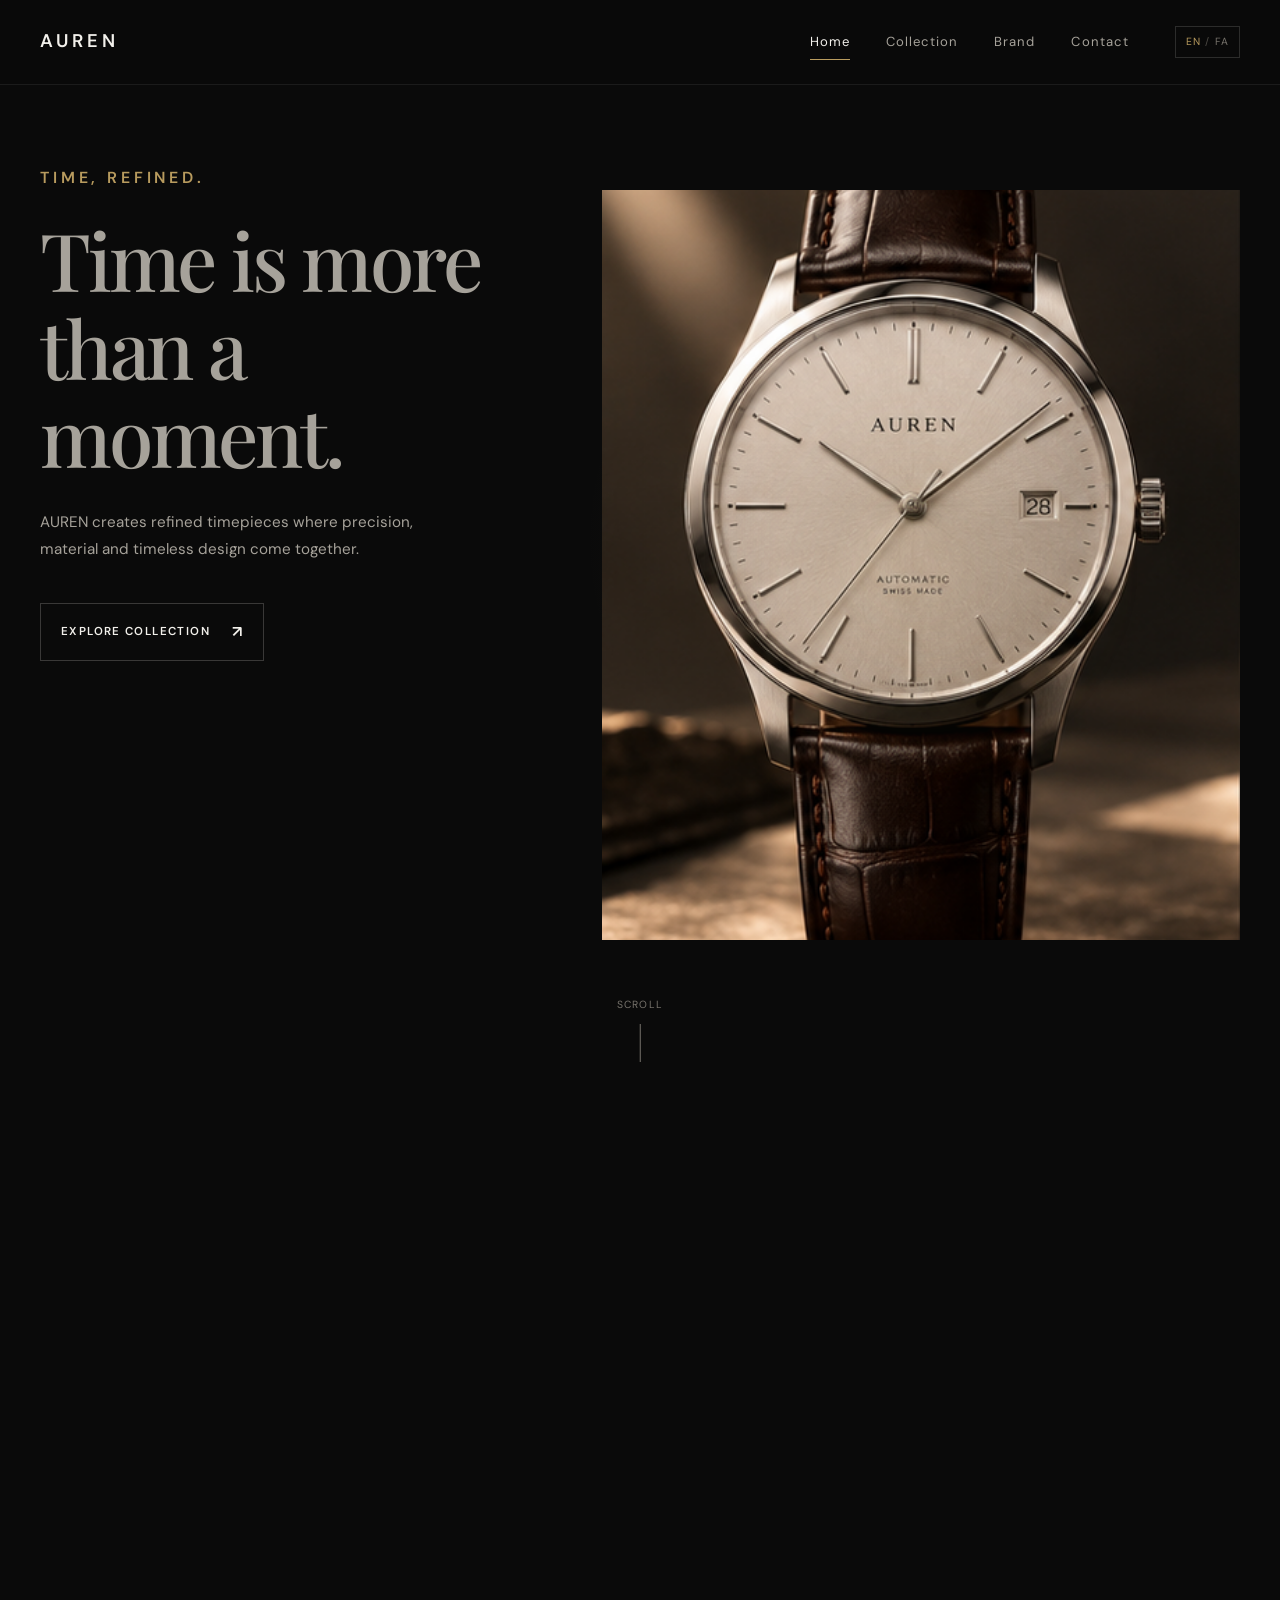
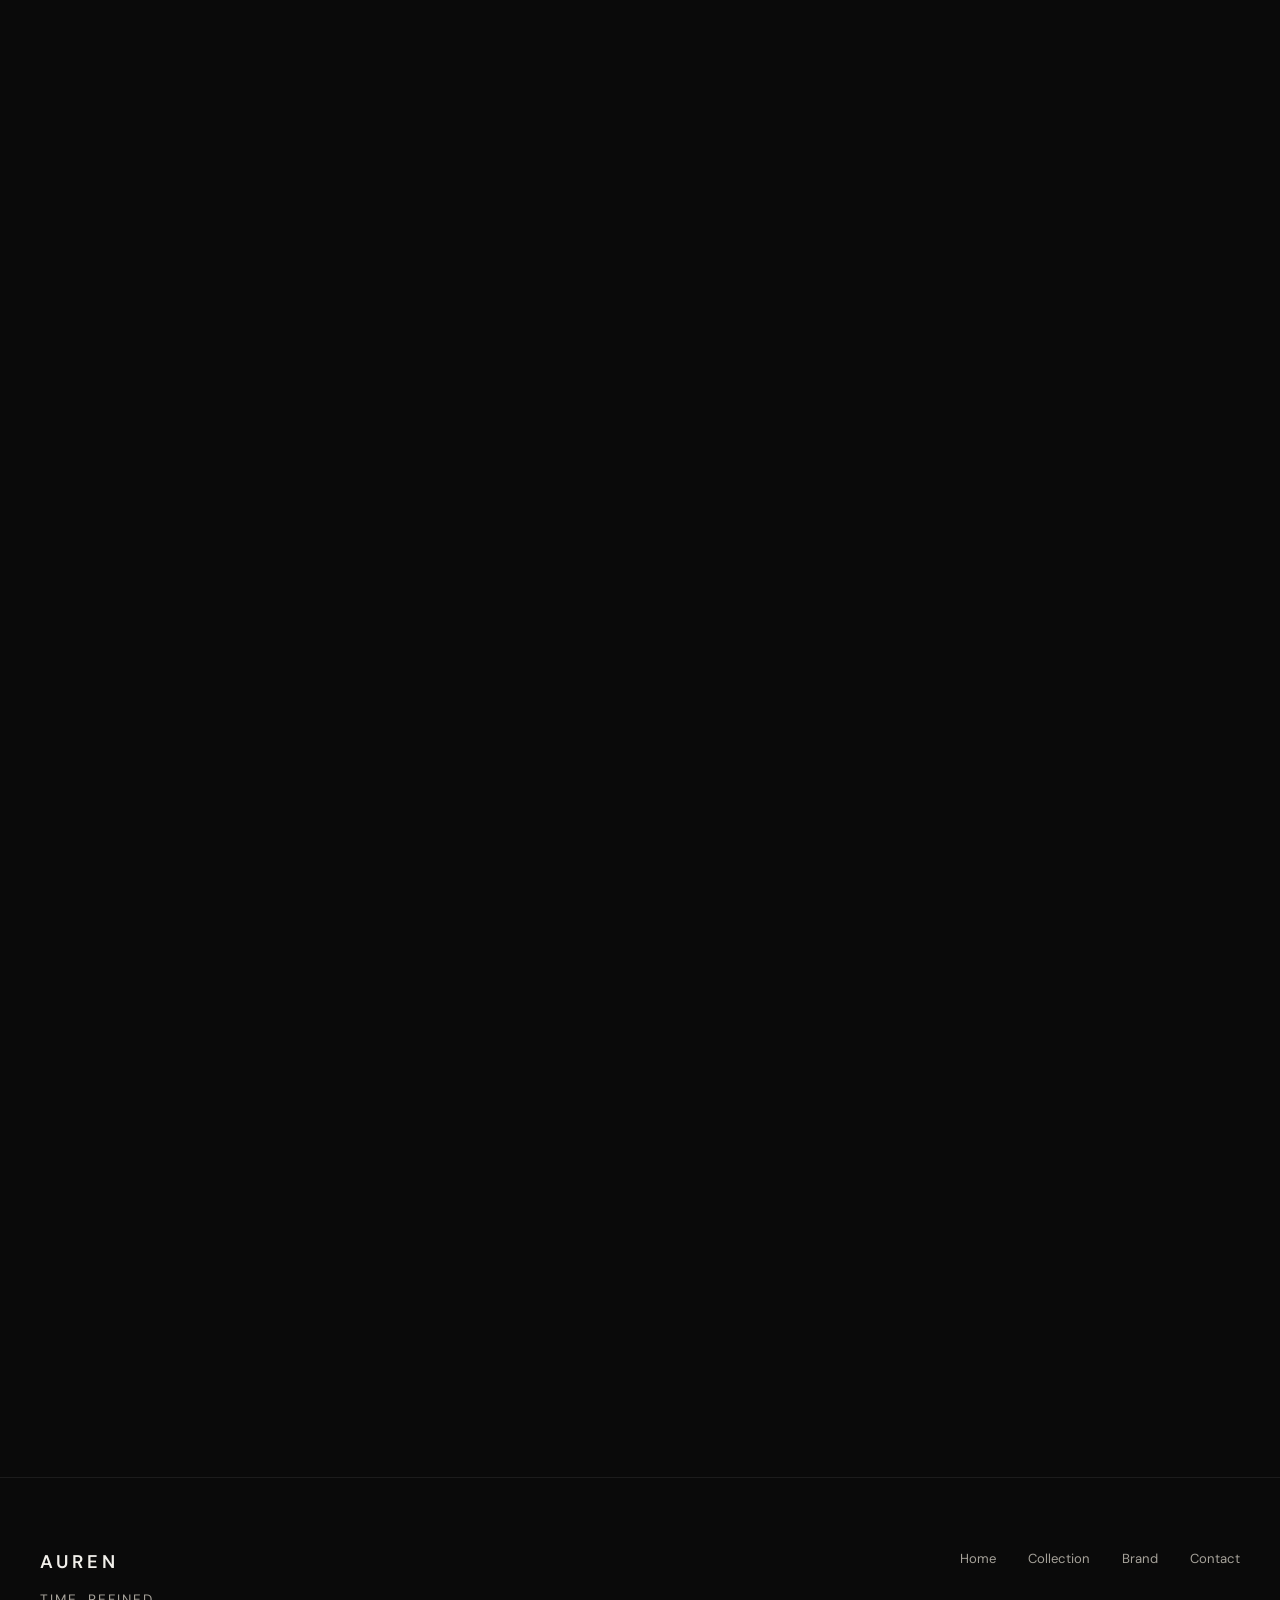
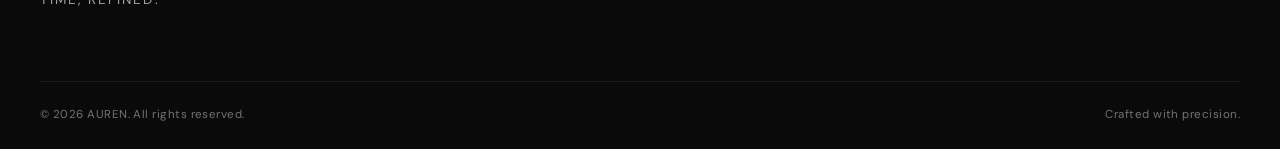
<file: index.html>
<!DOCTYPE html>
<html lang="en" dir="ltr">

<head>
    <meta charset="UTF-8">
    <meta name="viewport" content="width=device-width, initial-scale=1.0">

    <meta name="description"
        content="AUREN — refined timepieces crafted around precision, design and timeless character.">

    <title>AUREN — Time, Refined.</title>

    <!-- Fonts -->
    <link rel="preconnect" href="https://fonts.googleapis.com">
    <link rel="preconnect" href="https://fonts.gstatic.com" crossorigin>

    <link
        href="https://fonts.googleapis.com/css2?family=DM+Sans:wght@400;500;600&family=Playfair+Display:wght@400;500;600&family=Vazirmatn:wght@400;500;600;700&display=swap"
        rel="stylesheet">

    <!-- CSS -->
    <link rel="stylesheet" href="css/global.css">
    <link rel="stylesheet" href="css/home.css">
</head>

<body>

    <!-- =========================
                 Header
    ========================== -->
    <header class="header">
        <div class="container header__container">

            <a href="index.html" class="logo">
                AUREN
            </a>

            <nav class="nav">

                <a href="index.html" class="nav__link active" data-i18n="nav.home">
                    Home
                </a>

                <a href="./pages/collection.html" class="nav__link" data-i18n="nav.collection">
                    Collection
                </a>

                <a href="pages/brand.html" class="nav__link" data-i18n="nav.brand">
                    Brand
                </a>

                <a href="pages/contact.html" class="nav__link" data-i18n="nav.contact">
                    Contact
                </a>

                <button class="language-toggle" type="button" aria-label="Switch language">

                    <span class="language-toggle__active">
                        EN
                    </span>

                    <span class="language-toggle__divider">
                        /
                    </span>

                    <span>
                        FA
                    </span>

                </button>

            </nav>

            <button class="menu-toggle" type="button" aria-label="Open navigation menu" aria-expanded="false">

                <span></span>
                <span></span>

            </button>

        </div>
    </header>


    <!-- =========================
                  Main
    ========================== -->
    <main>

        <!-- =========================
                    Hero
        ========================== -->
        <section class="hero">

            <div class="hero__background"></div>

            <div class="container hero__container">

                <div class="hero__content">

                    <p class="hero__eyebrow" data-i18n="hero.eyebrow">
                        AUREN TIMEPIECES
                    </p>

                    <h1 class="hero__title">

                        <span data-i18n="hero.title">
                            Time,
                        </span>

                        <br>

                        <span data-i18n="hero.titleAccent">
                            Refined.
                        </span>

                    </h1>

                    <p class="hero__description" data-i18n="hero.description">
                        A study in precision, craftsmanship
                        and timeless design.
                    </p>

                    <a href="pages/collection.html" class="hero__button">

                        <span data-i18n="hero.button">
                            Explore Collection
                        </span>

                        <span class="hero__arrow">
                            ↗
                        </span>

                    </a>

                </div>


                <div class="hero__product">

                    <div class="hero__product-glow"></div>

                    <img src="assets/images/auren-01.png" alt="AUREN 01 The Classic" class="hero__watch-image"
                        width="500" height="1000">

                </div>

            </div>


            <div class="hero__scroll">

                <span data-i18n="hero.scroll">
                    Scroll to explore
                </span>

                <span class="hero__scroll-line"></span>

            </div>

        </section>


        <!-- =========================
             Brand Introduction
        ========================== -->
        <section class="brand-intro">

            <div class="container brand-intro__container">

                <div class="brand-intro__label">

                    <span>
                        01
                    </span>

                    <span data-i18n="brandIntro.label">
                        The Auren Philosophy
                    </span>

                </div>


                <div class="brand-intro__content">

                    <div class="brand-intro__heading">

                        <p class="section-eyebrow" data-i18n="brandIntro.eyebrow">
                            The Art Of Time
                        </p>

                        <h2>

                            <span data-i18n="brandIntro.title">
                                More than a watch.
                            </span>

                            <span data-i18n="brandIntro.titleAccent">
                                A lasting expression.
                            </span>

                        </h2>

                    </div>


                    <div class="brand-intro__text">

                        <p data-i18n="brandIntro.text1">
                            We believe time should be experienced,
                            not simply measured.
                        </p>

                        <p data-i18n="brandIntro.text2">
                            AUREN brings together considered design,
                            mechanical precision and enduring materials
                            to create timepieces made to be remembered.
                        </p>

                        <a href="pages/brand.html" class="text-link">

                            <span data-i18n="brandIntro.button">
                                Discover Our Philosophy
                            </span>

                            <span>
                                ↗
                            </span>

                        </a>

                    </div>

                </div>

            </div>

        </section>


        <!-- =========================
                Featured Watch
        ========================== -->
        <section class="featured-watch">

            <div class="container">

                <div class="featured-watch__header">

                    <div class="featured-watch__label">

                        <span>
                            02
                        </span>

                        <span data-i18n="featuredWatch.label">
                            Featured Timepiece
                        </span>

                    </div>

                    <p class="section-eyebrow">
                        AUREN 01
                    </p>

                </div>


                <div class="featured-watch__content">

                    <!-- Product Image -->
                    <div class="featured-watch__visual">

                        <div class="featured-watch__glow"></div>

                        <div class="featured-watch__image">

                            <img src="assets/images/auren-01.png" alt="AUREN 01 The Classic" width="457" height="1145"
                                loading="lazy">

                        </div>

                        <div class="featured-watch__image-caption">

                            <span>
                                01 / 03
                            </span>

                            <span data-i18n="featuredWatch.imageCaption">
                                THE CLASSIC
                            </span>

                        </div>

                    </div>


                    <!-- Product Information -->
                    <div class="featured-watch__info">

                        <p class="featured-watch__category" data-i18n="featuredWatch.category">
                            The Classic
                        </p>

                        <h2>
                            AUREN 01
                        </h2>

                        <p class="featured-watch__description" data-i18n="featuredWatch.description">
                            A timeless expression of mechanical precision,
                            designed around proportion, restraint and
                            enduring materials.
                        </p>


                        <div class="featured-watch__specs">

                            <div class="watch-spec">

                                <span data-i18n="featuredWatch.case">
                                    Case
                                </span>

                                <strong data-i18n="featuredWatch.caseValue">
                                    40mm
                                </strong>

                            </div>


                            <div class="watch-spec">

                                <span data-i18n="featuredWatch.movement">
                                    Movement
                                </span>

                                <strong data-i18n="featuredWatch.movementValue">
                                    Automatic
                                </strong>

                            </div>


                            <div class="watch-spec">

                                <span data-i18n="featuredWatch.crystal">
                                    Crystal
                                </span>

                                <strong data-i18n="featuredWatch.crystalValue">
                                    Sapphire
                                </strong>

                            </div>


                            <div class="watch-spec">

                                <span data-i18n="featuredWatch.strap">
                                    Strap
                                </span>

                                <strong data-i18n="featuredWatch.strapValue">
                                    Leather
                                </strong>

                            </div>

                        </div>


                        <a href="pages/collection.html" class="featured-watch__button">

                            <span data-i18n="featuredWatch.button">
                                Discover AUREN 01
                            </span>

                            <span>
                                ↗
                            </span>

                        </a>

                    </div>

                </div>

            </div>

        </section>


        <!-- =========================
                Craftsmanship
        ========================== -->
        <section class="craftsmanship">

            <div class="container craftsmanship__container">

                <div class="craftsmanship__header">

                    <div class="craftsmanship__label">

                        <span>
                            03
                        </span>

                        <span data-i18n="craftsmanship.label">
                            The Craftsmanship
                        </span>

                    </div>

                    <p class="section-eyebrow" data-i18n="craftsmanship.eyebrow">
                        Crafted By Hand
                    </p>

                </div>


                <div class="craftsmanship__content">

                    <div class="craftsmanship__visual">

                        <div class="craftsmanship__image">

                            <img src="assets/images/auren-03.png" alt="AUREN 03 craftsmanship" width="457" height="1145"
                                loading="lazy">

                        </div>

                        <div class="craftsmanship__number">
                            03
                        </div>

                    </div>


                    <div class="craftsmanship__info">

                        <p class="craftsmanship__category" data-i18n="craftsmanship.category">
                            Precision In Every Detail
                        </p>

                        <h2>

                            <span data-i18n="craftsmanship.title">
                                Made slowly.
                            </span>

                            <span data-i18n="craftsmanship.titleAccent">
                                Made to last.
                            </span>

                        </h2>

                        <p class="craftsmanship__description" data-i18n="craftsmanship.description">
                            Every AUREN timepiece is shaped by a balance
                            of traditional craftsmanship and modern precision.
                            From the movement within to the finishing of each
                            surface, every detail has a purpose.
                        </p>


                        <div class="craftsmanship__details">

                            <div class="craftsmanship__detail">

                                <span>
                                    01
                                </span>

                                <div>

                                    <h3 data-i18n="craftsmanship.precisionTitle">
                                        Precision
                                    </h3>

                                    <p data-i18n="craftsmanship.precisionText">
                                        Every component is designed around
                                        accuracy and reliability.
                                    </p>

                                </div>

                            </div>


                            <div class="craftsmanship__detail">

                                <span>
                                    02
                                </span>

                                <div>

                                    <h3 data-i18n="craftsmanship.materialsTitle">
                                        Materials
                                    </h3>

                                    <p data-i18n="craftsmanship.materialsText">
                                        Carefully selected materials built
                                        for lasting character.
                                    </p>

                                </div>

                            </div>


                            <div class="craftsmanship__detail">

                                <span>
                                    03
                                </span>

                                <div>

                                    <h3 data-i18n="craftsmanship.finishingTitle">
                                        Finishing
                                    </h3>

                                    <p data-i18n="craftsmanship.finishingText">
                                        Refined surfaces and considered details
                                        complete every timepiece.
                                    </p>

                                </div>

                            </div>

                        </div>


                        <a href="pages/brand.html" class="text-link">

                            <span data-i18n="craftsmanship.button">
                                Explore Our Craft
                            </span>

                            <span>
                                ↗
                            </span>

                        </a>

                    </div>

                </div>

            </div>

        </section>


        <!-- =========================
             Collection Preview
        ========================== -->
        <section class="collection-preview">

            <div class="container collection-preview__container">

                <div class="collection-preview__header">

                    <div class="collection-preview__label">

                        <span>
                            04
                        </span>

                        <span data-i18n="collectionPreview.label">
                            The Collection
                        </span>

                    </div>


                    <div class="collection-preview__heading">

                        <p class="section-eyebrow" data-i18n="collectionPreview.eyebrow">
                            Auren Timepieces
                        </p>

                        <h2>

                            <span data-i18n="collectionPreview.title">
                                Three expressions.
                            </span>

                            <span data-i18n="collectionPreview.titleAccent">
                                One philosophy.
                            </span>

                        </h2>

                    </div>

                </div>


                <div class="collection-preview__grid">

                    <!-- AUREN 01 -->
                    <article class="watch-card">

                        <a href="pages/collection.html" class="watch-card__visual">

                            <div class="watch-card__image">

                                <img src="assets/images/auren-01.png" alt="AUREN 01 The Classic" width="457"
                                    height="1145" loading="lazy">

                            </div>

                            <span class="watch-card__index">
                                01
                            </span>

                            <span class="watch-card__arrow">
                                ↗
                            </span>

                        </a>


                        <div class="watch-card__info">

                            <div>

                                <p class="watch-card__category" data-i18n="collectionPreview.watch01Category">
                                    The Classic
                                </p>

                                <h3>
                                    AUREN 01
                                </h3>

                            </div>

                            <span class="watch-card__size">
                                40mm
                            </span>

                        </div>


                        <p class="watch-card__description" data-i18n="collectionPreview.watch01Description">
                            Quiet proportions and timeless mechanical character.
                        </p>

                    </article>


                    <!-- AUREN 02 -->
                    <article class="watch-card">

                        <a href="pages/collection.html" class="watch-card__visual">

                            <div class="watch-card__image">

                                <img src="assets/images/auren-02.png" alt="AUREN 02 The Modern" width="457"
                                    height="1145" loading="lazy">

                            </div>

                            <span class="watch-card__index">
                                02
                            </span>

                            <span class="watch-card__arrow">
                                ↗
                            </span>

                        </a>


                        <div class="watch-card__info">

                            <div>

                                <p class="watch-card__category" data-i18n="collectionPreview.watch02Category">
                                    The Modern
                                </p>

                                <h3>
                                    AUREN 02
                                </h3>

                            </div>

                            <span class="watch-card__size">
                                42mm
                            </span>

                        </div>


                        <p class="watch-card__description" data-i18n="collectionPreview.watch02Description">
                            A precise balance of performance and refined design.
                        </p>

                    </article>


                    <!-- AUREN 03 -->
                    <article class="watch-card">

                        <a href="pages/collection.html" class="watch-card__visual">

                            <div class="watch-card__image">

                                <img src="assets/images/auren-03.png" alt="AUREN 03 The Signature" width="457"
                                    height="1145" loading="lazy">

                            </div>

                            <span class="watch-card__index">
                                03
                            </span>

                            <span class="watch-card__arrow">
                                ↗
                            </span>

                        </a>


                        <div class="watch-card__info">

                            <div>

                                <p class="watch-card__category" data-i18n="collectionPreview.watch03Category">
                                    The Signature
                                </p>

                                <h3>
                                    AUREN 03
                                </h3>

                            </div>

                            <span class="watch-card__size">
                                41mm
                            </span>

                        </div>


                        <p class="watch-card__description" data-i18n="collectionPreview.watch03Description">
                            Hand-finished details for those who value the uncommon.
                        </p>

                    </article>

                </div>


                <div class="collection-preview__footer">

                    <p data-i18n="collectionPreview.footerText">
                        Three distinct interpretations of time,
                        crafted around the same AUREN philosophy.
                    </p>


                    <a href="pages/collection.html" class="text-link">

                        <span data-i18n="collectionPreview.button">
                            View Full Collection
                        </span>

                        <span>
                            ↗
                        </span>

                    </a>

                </div>

            </div>

        </section>


        <!-- =========================
             Brand Statement
        ========================== -->
        <section class="brand-statement">

            <div class="container brand-statement__container">

                <div class="brand-statement__label">

                    <span>
                        05
                    </span>

                    <span data-i18n="brandStatement.label">
                        The Auren Standard
                    </span>

                </div>


                <div class="brand-statement__content">

                    <p class="section-eyebrow" data-i18n="brandStatement.eyebrow">
                        Time, Refined.
                    </p>

                    <h2>

                        <span data-i18n="brandStatement.title">
                            Designed for
                        </span>

                        <span data-i18n="brandStatement.titleAccent">
                            the moments that matter.
                        </span>

                    </h2>


                    <p class="brand-statement__description" data-i18n="brandStatement.description">
                        AUREN exists between precision and emotion —
                        creating timepieces that become part of the
                        moments they measure.
                    </p>


                    <div class="brand-statement__line"></div>


                    <div class="brand-statement__footer">

                        <span data-i18n="brandStatement.established">
                            Est. 2026
                        </span>

                        <span data-i18n="brandStatement.brand">
                            Auren Timepieces
                        </span>

                        <span data-i18n="brandStatement.signature">
                            Crafted With Intent
                        </span>

                    </div>

                </div>

            </div>

        </section>


        <!-- =========================
                    CTA
        ========================== -->
        <section class="home-cta">

            <div class="home-cta__background"></div>

            <div class="container home-cta__container">

                <p class="section-eyebrow" data-i18n="homeCta.eyebrow">
                    The Collection Awaits
                </p>

                <h2>

                    <span data-i18n="homeCta.title">
                        Find the timepiece
                    </span>

                    <span data-i18n="homeCta.titleAccent">
                        that becomes yours.
                    </span>

                </h2>


                <p class="home-cta__description" data-i18n="homeCta.description">
                    Explore the AUREN collection and discover
                    a timepiece designed to stay with you.
                </p>


                <a href="pages/collection.html" class="home-cta__button">

                    <span data-i18n="homeCta.button">
                        Explore Collection
                    </span>

                    <span class="home-cta__arrow">
                        ↗
                    </span>

                </a>


                <div class="home-cta__line"></div>


                <p class="home-cta__signature" data-i18n="homeCta.signature">
                    AUREN — TIME, REFINED.
                </p>

            </div>

        </section>

    </main>


    <!-- =========================
                  Footer
    ========================== -->
    <footer class="footer">

        <div class="container footer__container">

            <div class="footer__brand">

                <a href="index.html" class="logo">
                    AUREN
                </a>

                <p data-i18n="footer.tagline">
                    Time, refined.
                </p>

            </div>


            <div class="footer__links">

                <a href="index.html" data-i18n="footer.home">
                    Home
                </a>

                <a href="pages/collection.html" data-i18n="footer.collection">
                    Collection
                </a>

                <a href="pages/brand.html" data-i18n="footer.brand">
                    Brand
                </a>

                <a href="pages/contact.html" data-i18n="footer.contact">
                    Contact
                </a>

            </div>

        </div>


        <div class="container footer__bottom">

            <p data-i18n="footer.copyright">
                © 2026 AUREN. All rights reserved.
            </p>

            <p data-i18n="footer.crafted">
                Crafted with precision.
            </p>

        </div>

    </footer>


    <!-- JavaScript -->
    <script src="js/navigation.js"></script>
    <script src="js/main.js"></script>

</body>

</html>
</file>
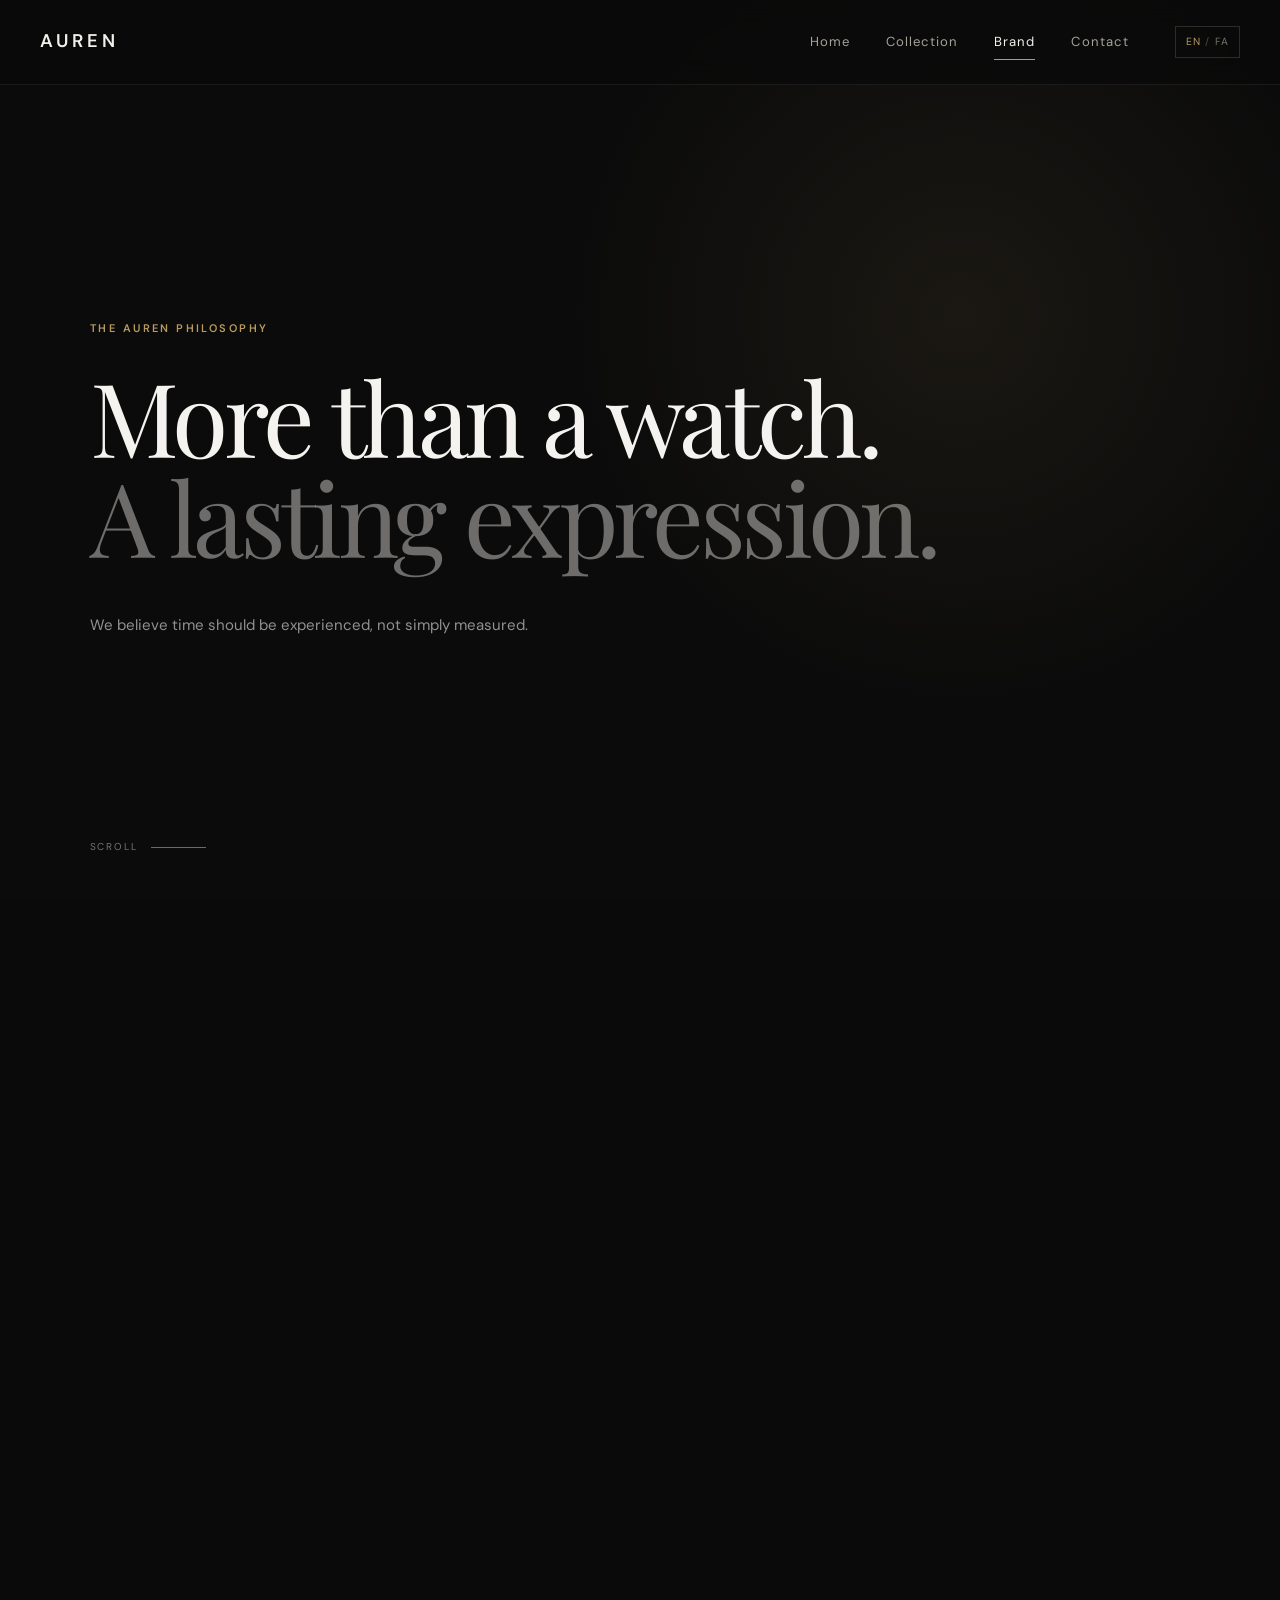
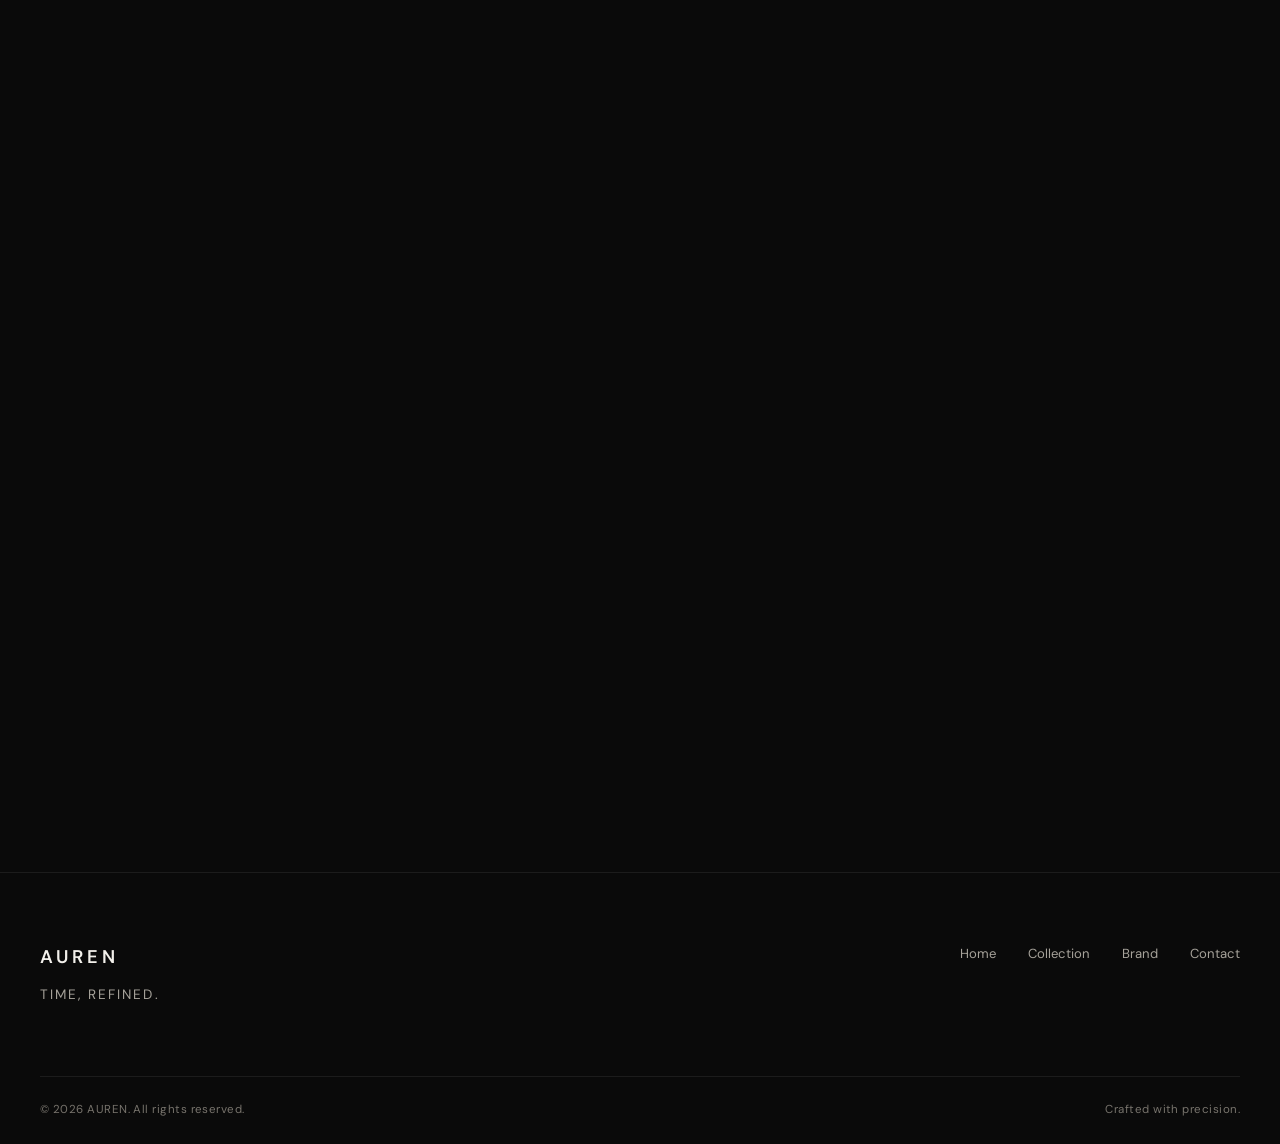
<file: Pages/brand.html>
<!DOCTYPE html>

<html lang="en" dir="ltr">

<head>

    <meta charset="UTF-8">

    <meta name="viewport" content="width=device-width, initial-scale=1.0">

    <meta name="description" content="Discover the philosophy, craftsmanship and timeless design behind AUREN.">

    <title>AUREN — Brand</title>


    <!-- =========================
         Fonts
    ========================== -->

    <link rel="preconnect" href="https://fonts.googleapis.com">

    <link rel="preconnect" href="https://fonts.gstatic.com" crossorigin>

    <link
        href="https://fonts.googleapis.com/css2?family=DM+Sans:wght@400;500;600&family=Playfair+Display:wght@400;500;600&family=Vazirmatn:wght@400;500;600&display=swap"
        rel="stylesheet">


    <!-- =========================
         Font Awesome
    ========================== -->

    <link rel="stylesheet" href="https://cdnjs.cloudflare.com/ajax/libs/font-awesome/6.5.0/css/all.min.css">


    <!-- =========================
         CSS
    ========================== -->

    <link rel="stylesheet" href="../css/global.css">

    <link rel="stylesheet" href="../css/brand.css">

</head>


<body>


    <!-- =========================
         Header
    ========================== -->

    <header class="header">

        <div class="container header__container">

            <a href="../index.html" class="logo">
                AUREN
            </a>


            <nav class="nav">

                <a href="../index.html" class="nav__link" data-i18n="nav.home">
                    Home
                </a>


                <a href="collection.html" class="nav__link" data-i18n="nav.collection">
                    Collection
                </a>


                <a href="brand.html" class="nav__link active" data-i18n="nav.brand">
                    Brand
                </a>


                <a href="contact.html" class="nav__link" data-i18n="nav.contact">
                    Contact
                </a>


                <button class="language-toggle" type="button" aria-label="Switch language">

                    <span class="language-toggle__active">
                        EN
                    </span>

                    <span class="language-toggle__divider">
                        /
                    </span>

                    <span>
                        FA
                    </span>

                </button>

            </nav>


            <button class="menu-toggle" type="button" aria-label="Open navigation menu" aria-expanded="false">

                <span></span>

                <span></span>

            </button>

        </div>

    </header>




    <!-- =========================
         Main
    ========================== -->

    <main>


        <!-- =========================
             Brand Hero
        ========================== -->

        <section class="brand-hero">

            <div class="brand-hero__content">

                <span class="brand-hero__eyebrow" data-i18n="brandIntro.label">
                    THE AUREN PHILOSOPHY
                </span>


                <h1 class="brand-hero__title">

                    <span data-i18n="brandIntro.title">
                        More than a watch.
                    </span>

                    <br>

                    <span class="brand-hero__title-accent" data-i18n="brandIntro.titleAccent">
                        A lasting expression.
                    </span>

                </h1>


                <p class="brand-hero__description" data-i18n="brandIntro.text1">
                    We believe time should be experienced,
                    not simply measured.
                </p>

            </div>


            <div class="brand-hero__scroll">

                <span data-i18n="brandIntro.scroll">
                    Scroll
                </span>

                <span class="brand-hero__scroll-line"></span>

            </div>

        </section>




        <!-- =========================
             Brand Philosophy
        ========================== -->

        <section class="brand-philosophy" id="philosophy">

            <div class="brand-philosophy__container">


                <!-- Image -->

                <div class="brand-philosophy__image">

                    <img src="../assets/images/auren-01.png" alt="AUREN 01 The Classic" width="457" height="1145"
                        loading="lazy">

                </div>


                <!-- Content -->

                <div class="brand-philosophy__content">

                    <span class="brand-section-label" data-i18n="brandPhilosophy.label">
                        01 / PHILOSOPHY
                    </span>


                    <h2 class="brand-section-title">

                        <span data-i18n="brandPhilosophy.title">
                            Designed around
                        </span>

                        <span class="accent" data-i18n="brandPhilosophy.titleAccent">
                            meaning.
                        </span>

                    </h2>


                    <p class="brand-philosophy__text" data-i18n="brandIntro.text2">
                        AUREN brings together considered design,
                        mechanical precision and enduring materials
                        to create timepieces made to be remembered.
                    </p>


                    <p class="brand-philosophy__text" data-i18n="brandPhilosophy.text">
                        Every element has a purpose.
                        Nothing is added without intention,
                        and nothing is designed simply to follow
                        a passing trend.
                    </p>


                    <a href="#philosophy" class="brand-link">

                        <span data-i18n="brandIntro.button">
                            Discover Our Philosophy
                        </span>

                        <span class="brand-link__arrow">
                            ↗
                        </span>

                    </a>

                </div>

            </div>

        </section>




        <!-- =========================
             Brand Values
        ========================== -->

        <section class="brand-values">

            <div class="brand-values__header">

                <span class="brand-section-label" data-i18n="brandValues.label">
                    02 / THE AUREN STANDARD
                </span>


                <h2 class="brand-section-title">

                    <span data-i18n="brandValues.title">
                        Three principles.
                    </span>

                    <span class="accent" data-i18n="brandValues.titleAccent">
                        One standard.
                    </span>

                </h2>

            </div>


            <div class="brand-values__grid">


                <!-- Value 01 -->

                <article class="brand-value">

                    <span class="brand-value__number">
                        01
                    </span>


                    <div class="brand-value__content">

                        <h3 data-i18n="brandValues.precision.title">
                            Precision
                        </h3>

                        <p data-i18n="brandValues.precision.text">
                            Every detail is considered for
                            accuracy, balance and lasting
                            performance.
                        </p>

                    </div>

                </article>




                <!-- Value 02 -->

                <article class="brand-value">

                    <span class="brand-value__number">
                        02
                    </span>


                    <div class="brand-value__content">

                        <h3 data-i18n="brandValues.craftsmanship.title">
                            Craftsmanship
                        </h3>

                        <p data-i18n="brandValues.craftsmanship.text">
                            Refined construction meets a deep
                            respect for traditional watchmaking.
                        </p>

                    </div>

                </article>




                <!-- Value 03 -->

                <article class="brand-value">

                    <span class="brand-value__number">
                        03
                    </span>


                    <div class="brand-value__content">

                        <h3 data-i18n="brandValues.timeless.title">
                            Timeless Design
                        </h3>

                        <p data-i18n="brandValues.timeless.text">
                            Designed beyond trends to remain
                            relevant through generations.
                        </p>

                    </div>

                </article>

            </div>

        </section>




        <!-- =========================
             Brand Statement
        ========================== -->

        <section class="brand-statement">

            <div class="brand-statement__container">

                <span class="brand-section-label" data-i18n="brandStatement.label">
                    03 / TIME, REFINED.
                </span>


                <h2 class="brand-statement__title">

                    <span data-i18n="brandStatement.title">
                        Designed for
                    </span>

                    <span class="accent" data-i18n="brandStatement.titleAccent">
                        the moments that matter.
                    </span>

                </h2>


                <p class="brand-statement__text" data-i18n="brandStatement.description">
                    AUREN exists between precision and emotion —
                    creating timepieces that become part of the
                    moments they measure.
                </p>


                <div class="brand-statement__signature">

                    <span data-i18n="brandStatement.est">
                        EST. 2026
                    </span>

                    <span data-i18n="brandStatement.brand">
                        AUREN TIMEPIECES
                    </span>

                    <span data-i18n="brandStatement.crafted">
                        CRAFTED WITH INTENT
                    </span>

                </div>

            </div>

        </section>




        <!-- =========================
             Brand CTA
        ========================== -->

        <section class="brand-cta">

            <div class="brand-cta__container">

                <span class="brand-cta__eyebrow" data-i18n="brandCta.eyebrow">
                    DISCOVER AUREN
                </span>


                <h2 class="brand-cta__title">

                    <span data-i18n="brandCta.title">
                        Explore the philosophy
                    </span>

                    <span class="accent" data-i18n="brandCta.titleAccent">
                        behind the timepiece.
                    </span>

                </h2>


                <a href="collection.html" class="brand-link brand-link--light">

                    <span data-i18n="brandCta.button">
                        View The Collection
                    </span>

                    <span class="brand-link__arrow">
                        ↗
                    </span>

                </a>

            </div>

        </section>

    </main>




    <!-- =========================
         Footer
    ========================== -->

    <footer class="footer">

        <div class="container footer__container">

            <div class="footer__brand">

                <a href="../index.html" class="logo">
                    AUREN
                </a>

                <p data-i18n="footer.tagline">
                    Time, refined.
                </p>

            </div>


            <div class="footer__links">

                <a href="../index.html" data-i18n="footer.home">
                    Home
                </a>


                <a href="collection.html" data-i18n="footer.collection">
                    Collection
                </a>


                <a href="brand.html" data-i18n="footer.brand">
                    Brand
                </a>


                <a href="contact.html" data-i18n="footer.contact">
                    Contact
                </a>

            </div>

        </div>


        <div class="container footer__bottom">

            <p data-i18n="footer.copyright">
                © 2026 AUREN. All rights reserved.
            </p>


            <p data-i18n="footer.crafted">
                Crafted with precision.
            </p>

        </div>

    </footer>




    <!-- =========================
         JavaScript
    ========================== -->

    <script src="../js/navigation.js"></script>

    <script src="../js/main.js"></script>

</body>

</html>
</file>
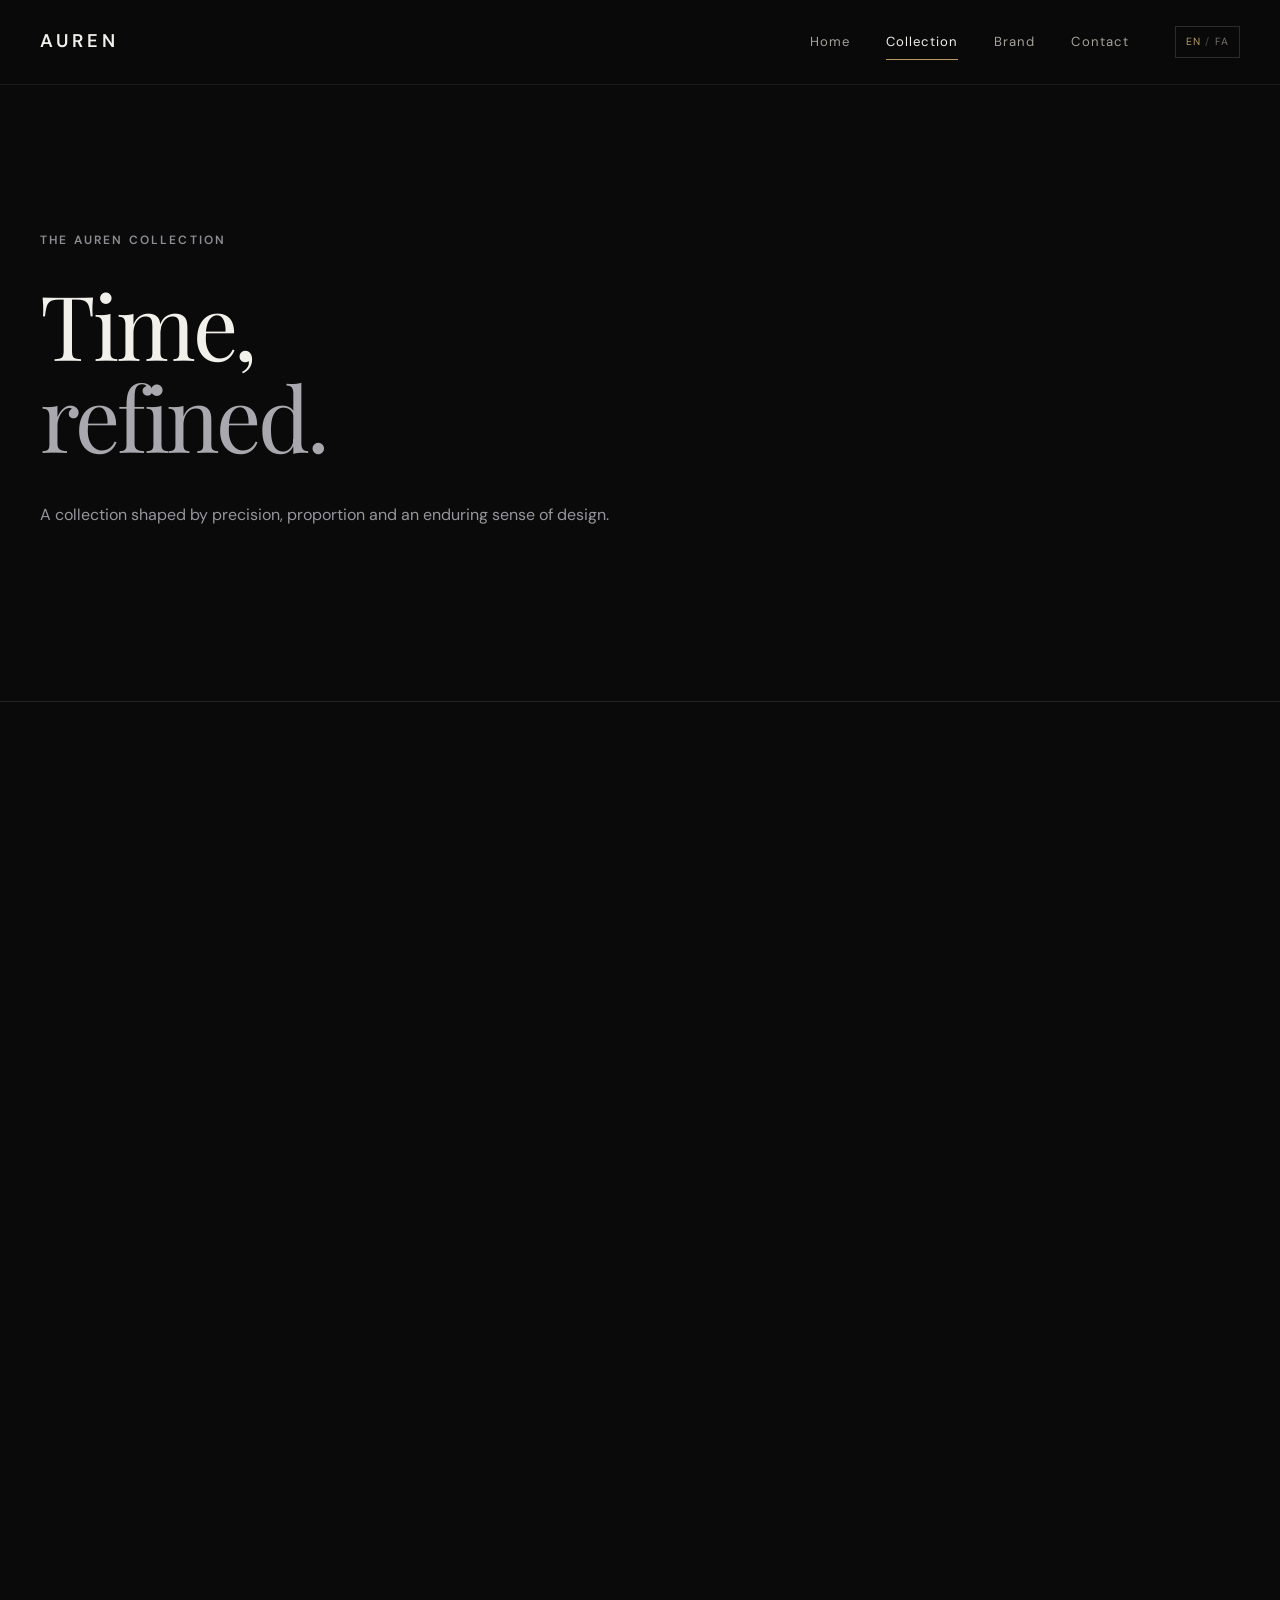
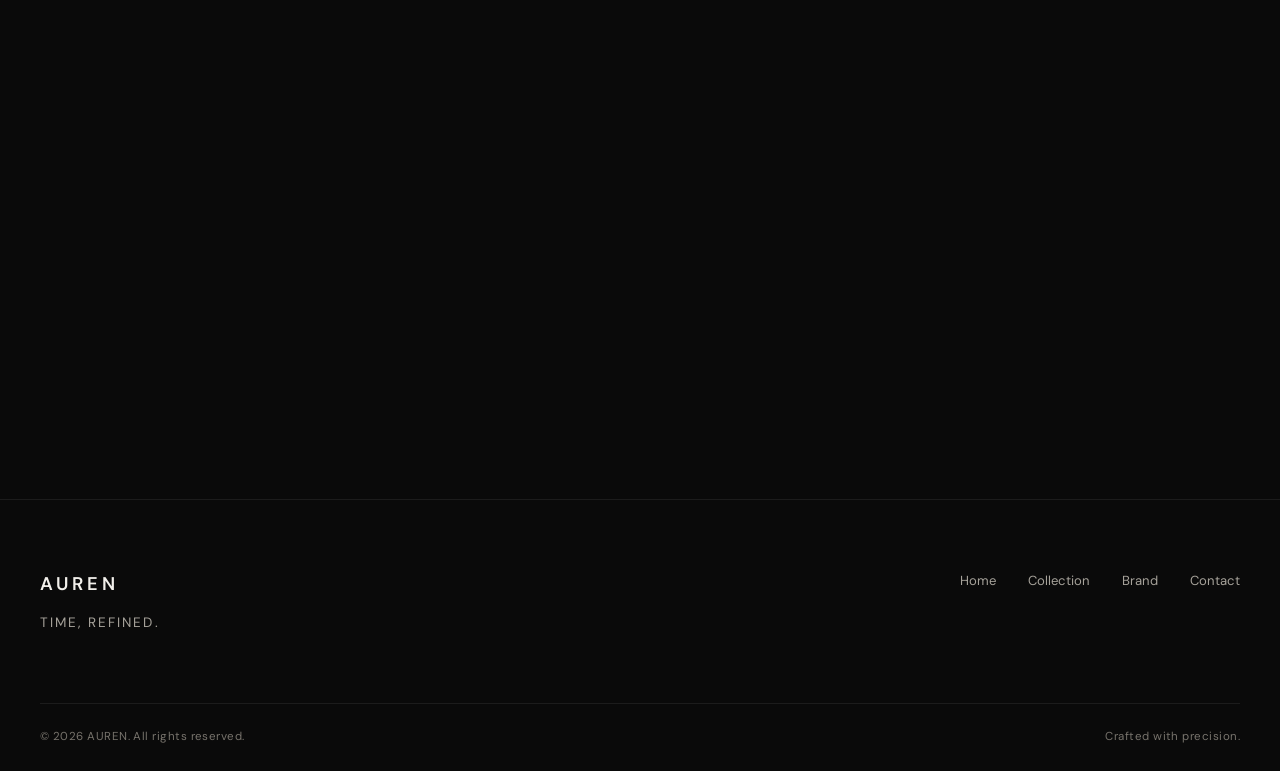
<file: Pages/collection.html>
<!DOCTYPE html>

<html lang="en" dir="ltr">

<head>

    <meta charset="UTF-8">

    <meta name="viewport" content="width=device-width, initial-scale=1.0">

    <meta name="description"
        content="Explore the AUREN collection — three distinct timepieces shaped by precision, proportion and timeless character.">

    <title>AUREN — Collection</title>


    <!-- Fonts -->

    <link rel="preconnect" href="https://fonts.googleapis.com">

    <link rel="preconnect" href="https://fonts.gstatic.com" crossorigin>

    <link
        href="https://fonts.googleapis.com/css2?family=DM+Sans:wght@400;500;600&family=Playfair+Display:wght@400;500;600&family=Vazirmatn:wght@400;500;600&display=swap"
        rel="stylesheet">


    <!-- Font Awesome -->

    <link rel="stylesheet" href="https://cdnjs.cloudflare.com/ajax/libs/font-awesome/6.5.0/css/all.min.css">


    <!-- CSS -->

    <link rel="stylesheet" href="../css/global.css">

    <link rel="stylesheet" href="../css/collection.css">

</head>


<body>


    <!-- =========================
             Header
    ========================== -->

    <header class="header">

        <div class="container header__container">

            <a href="../index.html" class="logo">
                AUREN
            </a>


            <nav class="nav">

                <a href="../index.html" class="nav__link" data-i18n="nav.home">
                    Home
                </a>

                <a href="collection.html" class="nav__link active" data-i18n="nav.collection">
                    Collection
                </a>

                <a href="brand.html" class="nav__link" data-i18n="nav.brand">
                    Brand
                </a>

                <a href="contact.html" class="nav__link" data-i18n="nav.contact">
                    Contact
                </a>


                <button class="language-toggle" type="button" aria-label="Switch language">

                    <span class="language-toggle__active">
                        EN
                    </span>

                    <span class="language-toggle__divider">
                        /
                    </span>

                    <span>
                        FA
                    </span>

                </button>

            </nav>


            <button class="menu-toggle" type="button" aria-label="Open navigation menu" aria-expanded="false">

                <span></span>

                <span></span>

            </button>

        </div>

    </header>




    <main>


        <!-- =========================
             Collection Hero
        ========================== -->

        <section class="collection-hero">

            <div class="container">

                <div class="collection-hero__inner">

                    <p class="collection-hero__eyebrow" data-i18n="collectionHero.label">
                        THE AUREN COLLECTION
                    </p>


                    <h1 class="collection-hero__title">

                        <span data-i18n="collectionHero.title">
                            Time,
                        </span>

                        <span class="accent" data-i18n="collectionHero.titleAccent">
                            refined.
                        </span>

                    </h1>


                    <p class="collection-hero__description" data-i18n="collectionHero.description">
                        A collection shaped by precision, proportion and an
                        enduring sense of design.
                    </p>

                </div>

            </div>

        </section>




        <!-- =========================
             Collection Introduction
        ========================== -->

        <section class="collection-intro">

            <div class="container">

                <div class="collection-intro__content">

                    <div class="collection-intro__heading">

                        <span class="section-label" data-i18n="collectionIntro.label">
                            THE COLLECTION
                        </span>


                        <h2>

                            <span data-i18n="collectionIntro.title">
                                Three watches.
                            </span>

                            <span class="accent" data-i18n="collectionIntro.titleAccent">
                                One philosophy.
                            </span>

                        </h2>

                    </div>


                    <p class="collection-intro__text" data-i18n="collectionIntro.text">
                        Each AUREN timepiece expresses the same commitment
                        to precision and timeless design through its own
                        distinct character.
                    </p>

                </div>

            </div>

        </section>




        <!-- =========================
             Watch 01
        ========================== -->

        <section class="collection-watch collection-watch--classic">

            <div class="container">

                <div class="collection-watch__grid">


                    <div class="collection-watch__visual">

                        <div class="watch-placeholder">

                            <img src="../assets/images/auren-01.png" alt="AUREN 01 The Classic" width="457"
                                height="1145" loading="lazy">

                        </div>

                    </div>


                    <div class="collection-watch__content">

                        <span class="collection-watch__number">
                            01 / 03
                        </span>


                        <span class="collection-watch__category" data-i18n="collectionWatch01.type">
                            THE CLASSIC
                        </span>


                        <h2>
                            AUREN 01
                        </h2>


                        <p class="collection-watch__description" data-i18n="collectionWatch01.description">
                            A timeless interpretation of classic watchmaking,
                            defined by balanced proportions and understated detail.
                        </p>


                        <div class="collection-watch__specs">


                            <div class="watch-spec">

                                <span class="watch-spec__label">
                                    CASE
                                </span>

                                <span class="watch-spec__value" data-i18n="collectionWatch01.size">
                                    40mm
                                </span>

                            </div>


                            <div class="watch-spec">

                                <span class="watch-spec__label">
                                    MOVEMENT
                                </span>

                                <span class="watch-spec__value" data-i18n="collectionWatch01.movement">
                                    Automatic
                                </span>

                            </div>


                            <div class="watch-spec">

                                <span class="watch-spec__label">
                                    CRYSTAL
                                </span>

                                <span class="watch-spec__value" data-i18n="collectionWatch01.crystal">
                                    Sapphire
                                </span>

                            </div>

                        </div>


                        <a href="collection.html" class="collection-watch__link">

                            <span data-i18n="collectionWatch01.button">
                                Discover AUREN 01
                            </span>

                            <i class="fa-solid fa-arrow-right" aria-hidden="true"></i>

                        </a>

                    </div>

                </div>

            </div>

        </section>




        <!-- =========================
             Watch 02
        ========================== -->

        <section class="collection-watch collection-watch--chronograph">

            <div class="container">

                <div class="collection-watch__grid">


                    <div class="collection-watch__content">

                        <span class="collection-watch__number">
                            02 / 03
                        </span>


                        <span class="collection-watch__category" data-i18n="collectionWatch02.type">
                            THE MODERN
                        </span>


                        <h2>
                            AUREN 02
                        </h2>


                        <p class="collection-watch__description" data-i18n="collectionWatch02.description">
                            A contemporary expression built around clean
                            geometry, refined materials and modern restraint.
                        </p>


                        <div class="collection-watch__specs">


                            <div class="watch-spec">

                                <span class="watch-spec__label">
                                    CASE
                                </span>

                                <span class="watch-spec__value" data-i18n="collectionWatch02.size">
                                    40mm
                                </span>

                            </div>


                            <div class="watch-spec">

                                <span class="watch-spec__label">
                                    MOVEMENT
                                </span>

                                <span class="watch-spec__value" data-i18n="collectionWatch02.movement">
                                    Automatic
                                </span>

                            </div>


                            <div class="watch-spec">

                                <span class="watch-spec__label">
                                    CRYSTAL
                                </span>

                                <span class="watch-spec__value" data-i18n="collectionWatch02.crystal">
                                    Sapphire
                                </span>

                            </div>

                        </div>


                        <a href="collection.html" class="collection-watch__link">

                            <span data-i18n="collectionWatch02.button">
                                Discover AUREN 02
                            </span>

                            <i class="fa-solid fa-arrow-right" aria-hidden="true"></i>

                        </a>

                    </div>


                    <div class="collection-watch__visual">

                        <div class="watch-placeholder">

                            <img src="../assets/images/auren-02.png" alt="AUREN 02 The Modern" width="457" height="1145"
                                loading="lazy">

                        </div>

                    </div>

                </div>

            </div>

        </section>




        <!-- =========================
             Watch 03
        ========================== -->

        <section class="collection-watch collection-watch--atelier">

            <div class="container">

                <div class="collection-watch__grid">


                    <div class="collection-watch__visual">

                        <div class="watch-placeholder">

                            <img src="../assets/images/auren-03.png" alt="AUREN 03 The Signature" width="457"
                                height="1145" loading="lazy">

                        </div>

                    </div>


                    <div class="collection-watch__content">

                        <span class="collection-watch__number">
                            03 / 03
                        </span>


                        <span class="collection-watch__category" data-i18n="collectionWatch03.type">
                            THE SIGNATURE
                        </span>


                        <h2>
                            AUREN 03
                        </h2>


                        <p class="collection-watch__description" data-i18n="collectionWatch03.description">
                            A distinctive timepiece where bold character meets
                            the quiet precision of traditional watchmaking.
                        </p>


                        <div class="collection-watch__specs">


                            <div class="watch-spec">

                                <span class="watch-spec__label">
                                    CASE
                                </span>

                                <span class="watch-spec__value" data-i18n="collectionWatch03.size">
                                    41mm
                                </span>

                            </div>


                            <div class="watch-spec">

                                <span class="watch-spec__label">
                                    MOVEMENT
                                </span>

                                <span class="watch-spec__value" data-i18n="collectionWatch03.movement">
                                    Automatic
                                </span>

                            </div>


                            <div class="watch-spec">

                                <span class="watch-spec__label">
                                    CRYSTAL
                                </span>

                                <span class="watch-spec__value" data-i18n="collectionWatch03.crystal">
                                    Sapphire
                                </span>

                            </div>

                        </div>


                        <a href="collection.html" class="collection-watch__link">

                            <span data-i18n="collectionWatch03.button">
                                Discover AUREN 03
                            </span>

                            <i class="fa-solid fa-arrow-right" aria-hidden="true"></i>

                        </a>

                    </div>

                </div>

            </div>

        </section>




        <!-- =========================
             Philosophy
        ========================== -->

        <section class="collection-philosophy">

            <div class="container">

                <div class="collection-philosophy__inner">

                    <span class="section-label" data-i18n="collectionPhilosophy.label">
                        THE AUREN STANDARD
                    </span>


                    <h2>

                        <span data-i18n="collectionPhilosophy.title">
                            Different expressions.
                        </span>

                        <span class="accent" data-i18n="collectionPhilosophy.titleAccent">
                            Same intention.
                        </span>

                    </h2>


                    <p data-i18n="collectionPhilosophy.text">
                        From the first sketch to the final detail, every AUREN
                        timepiece follows the same philosophy: create something
                        considered, precise and made to endure.
                    </p>

                </div>

            </div>

        </section>




        <!-- =========================
             CTA
        ========================== -->

        <section class="collection-cta">

            <div class="container">

                <div class="collection-cta__inner">

                    <span class="collection-cta__eyebrow" data-i18n="collectionCta.eyebrow">
                        THE AUREN PHILOSOPHY
                    </span>


                    <h2>

                        <span data-i18n="collectionCta.title">
                            Discover what
                        </span>

                        <span class="accent" data-i18n="collectionCta.titleAccent">
                            lies behind the timepiece.
                        </span>

                    </h2>


                    <p data-i18n="collectionCta.description">
                        Explore the story, philosophy and craftsmanship
                        behind AUREN.
                    </p>


                    <a href="brand.html" class="collection-cta__button">

                        <span data-i18n="collectionCta.button">
                            Our Philosophy
                        </span>

                        <i class="fa-solid fa-arrow-right" aria-hidden="true"></i>

                    </a>

                </div>

            </div>

        </section>

    </main>




    <!-- =========================
             Footer
    ========================== -->

    <footer class="footer">

        <div class="container footer__container">

            <div class="footer__brand">

                <a href="../index.html" class="logo">
                    AUREN
                </a>

                <p data-i18n="footer.tagline">
                    Time, refined.
                </p>

            </div>


            <div class="footer__links">

                <a href="../index.html" data-i18n="footer.home">
                    Home
                </a>

                <a href="collection.html" data-i18n="footer.collection">
                    Collection
                </a>

                <a href="brand.html" data-i18n="footer.brand">
                    Brand
                </a>

                <a href="contact.html" data-i18n="footer.contact">
                    Contact
                </a>

            </div>

        </div>


        <div class="container footer__bottom">

            <p data-i18n="footer.copyright">
                © 2026 AUREN. All rights reserved.
            </p>

            <p data-i18n="footer.crafted">
                Crafted with precision.
            </p>

        </div>

    </footer>




    <!-- JavaScript -->

    <script src="../js/navigation.js"></script>

    <script src="../js/main.js"></script>

</body>

</html>
</file>
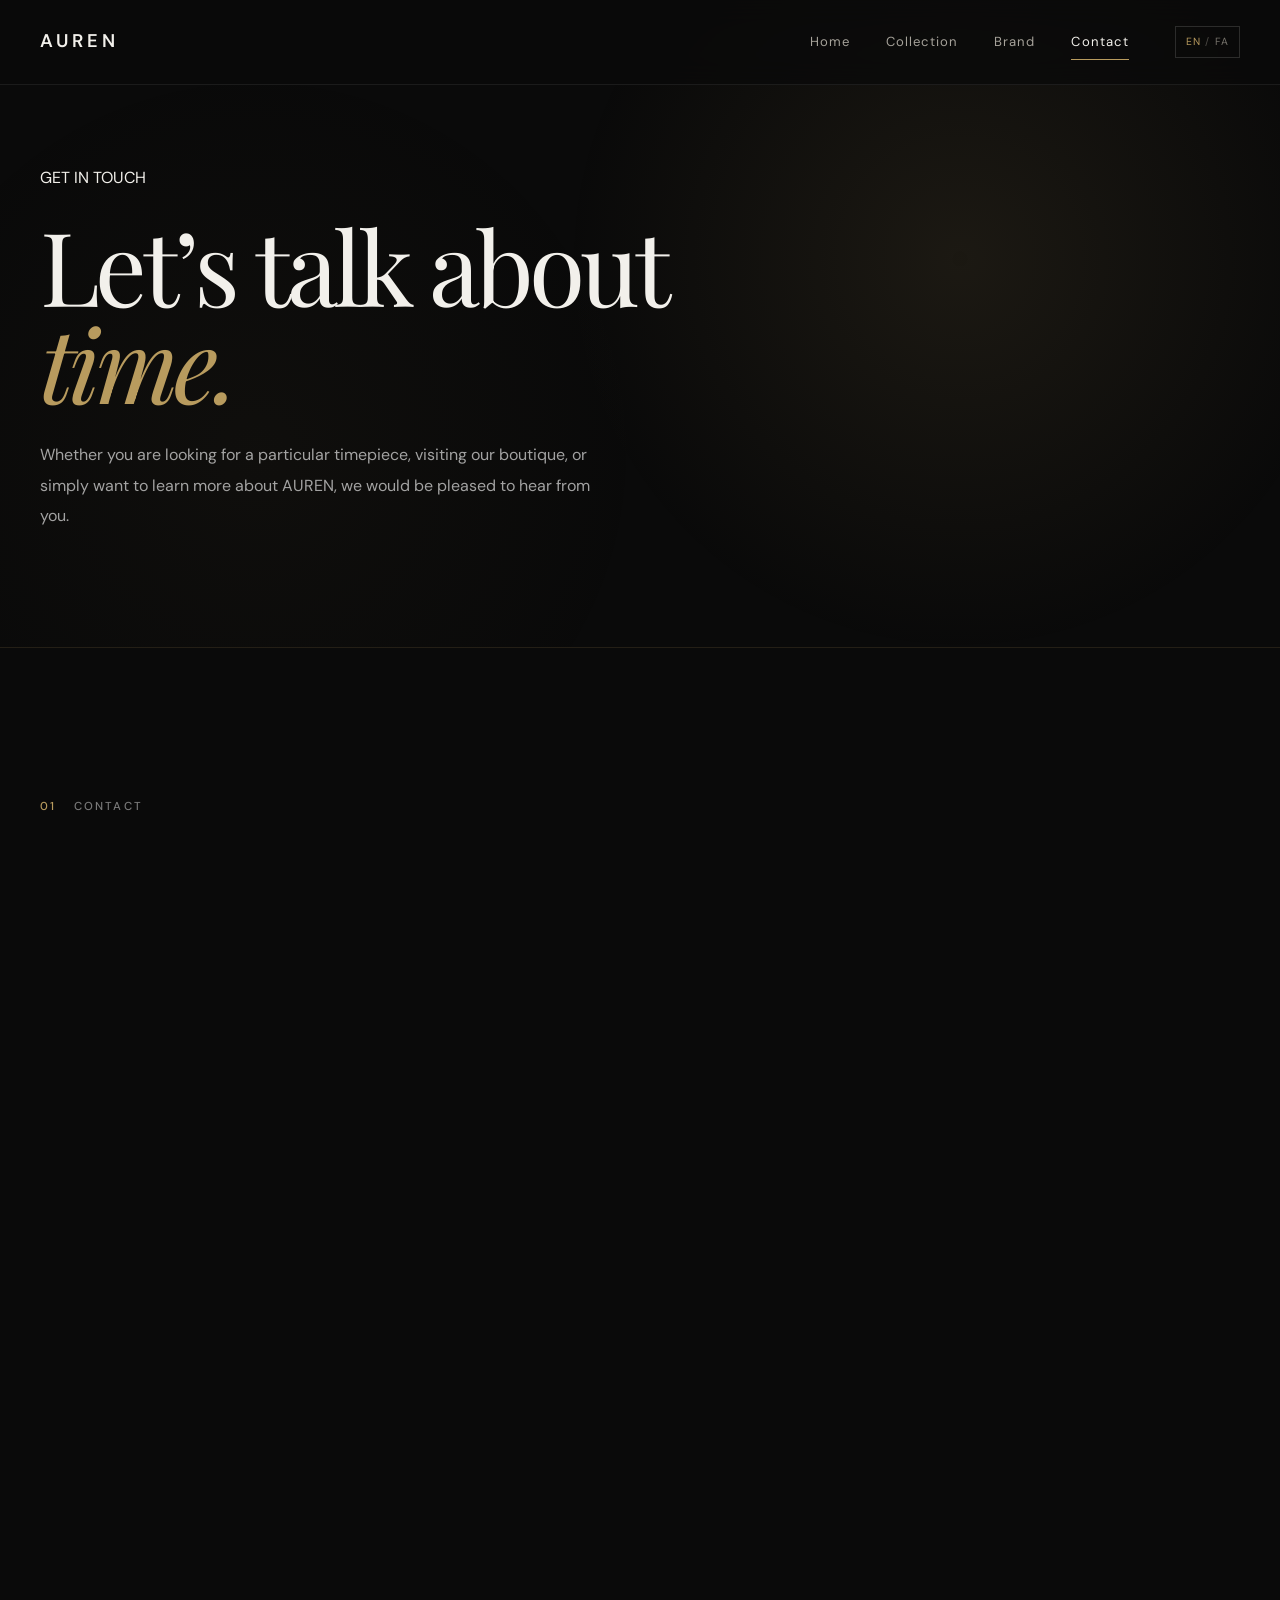
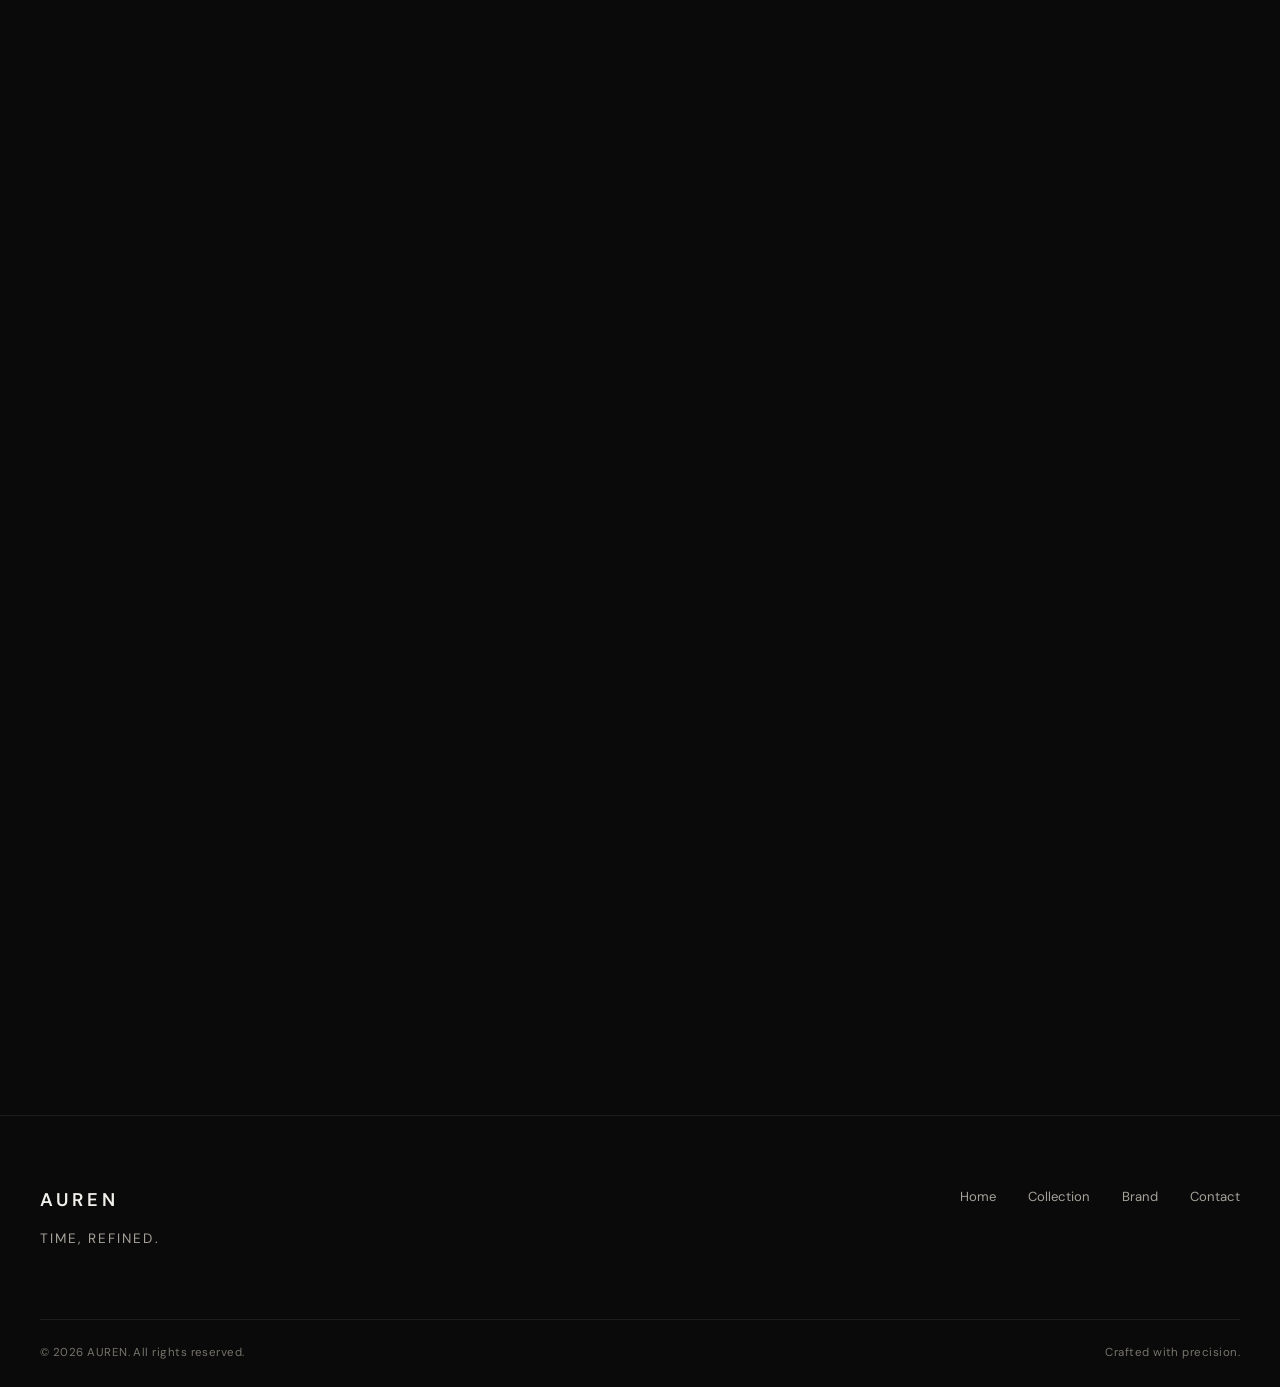
<file: Pages/contact.html>
<!DOCTYPE html>
<html lang="en" dir="ltr">

<head>
    <meta charset="UTF-8">

    <meta name="viewport" content="width=device-width, initial-scale=1.0">

    <meta name="description" content="Contact AUREN — connect with our atelier, boutique and client services.">

    <title>AUREN — Contact</title>

    <!-- Fonts -->
    <link rel="preconnect" href="https://fonts.googleapis.com">
    <link rel="preconnect" href="https://fonts.gstatic.com" crossorigin>

    <link
        href="https://fonts.googleapis.com/css2?family=DM+Sans:wght@400;500;600&family=Playfair+Display:ital,wght@0,400;0,500;1,400;1,500&family=Vazirmatn:wght@400;500;600&display=swap"
        rel="stylesheet">

    <!-- CSS -->
    <link rel="stylesheet" href="../css/global.css">
    <link rel="stylesheet" href="../css/contact.css">
</head>

<body>

    <!-- =====================================================
         Header
    ====================================================== -->

    <header class="header">

        <div class="container header__container">

            <a href="../index.html" class="logo">
                AUREN
            </a>

            <nav class="nav">

                <a href="../index.html" class="nav__link" data-i18n="nav.home">
                    Home
                </a>

                <a href="collection.html" class="nav__link" data-i18n="nav.collection">
                    Collection
                </a>

                <a href="brand.html" class="nav__link" data-i18n="nav.brand">
                    Brand
                </a>

                <a href="contact.html" class="nav__link active" data-i18n="nav.contact">
                    Contact
                </a>

                <button class="language-toggle" type="button" aria-label="Switch language">
                    <span class="language-toggle__active">EN</span>
                    <span class="language-toggle__divider">/</span>
                    <span>FA</span>
                </button>

            </nav>

            <button class="menu-toggle" type="button" aria-label="Open navigation menu" aria-expanded="false">
                <span></span>
                <span></span>
            </button>

        </div>

    </header>


    <!-- =====================================================
         Main
    ====================================================== -->

    <main>

        <!-- =================================================
             Contact Hero
        ================================================== -->

        <section class="contact-hero">

            <div class="container contact-hero__container">

                <div class="contact-hero__content">

                    <span class="section-eyebrow" data-i18n="contact.eyebrow">
                        GET IN TOUCH
                    </span>

                    <h1 class="contact-hero__title">

                        <span data-i18n="contact.title">
                            Let’s talk about
                        </span>

                        <span data-i18n="contact.titleAccent">
                            time.
                        </span>

                    </h1>

                    <p class="contact-hero__description" data-i18n="contact.description">
                        Whether you are looking for a particular timepiece,
                        visiting our boutique, or simply want to learn more
                        about AUREN, we would be pleased to hear from you.
                    </p>

                </div>

            </div>

        </section>


        <!-- =================================================
             Contact Information
        ================================================== -->

        <section class="contact-info">

            <div class="container contact-info__container">

                <div class="contact-info__header">

                    <div class="contact-info__label">
                        <span>01</span>

                        <span data-i18n="contact.infoLabel">
                            CONTACT
                        </span>
                    </div>

                </div>


                <div class="contact-info__grid">

                    <!-- Contact Details -->

                    <div class="contact-info__content">

                        <span class="section-eyebrow" data-i18n="contact.infoEyebrow">
                            A DIRECT CONNECTION
                        </span>

                        <h2 data-i18n="contact.infoTitle">
                            We are here to assist.
                        </h2>

                        <p class="contact-info__description" data-i18n="contact.infoDescription">
                            Our client services team is available to answer
                            questions about our collections, appointments,
                            availability and the AUREN experience.
                        </p>


                        <div class="contact-details">

                            <!-- Email -->

                            <div class="contact-detail">

                                <span class="contact-detail__label" data-i18n="contact.emailLabel">
                                    EMAIL
                                </span>

                                <a href="mailto:atelier@auren.com" class="contact-detail__value">
                                    atelier@auren.com
                                </a>

                            </div>


                            <!-- Phone -->

                            <div class="contact-detail">

                                <span class="contact-detail__label" data-i18n="contact.phoneLabel">
                                    PHONE
                                </span>

                                <a href="tel:+442079460180" class="contact-detail__value">
                                    +44 20 7946 0180
                                </a>

                            </div>


                            <!-- Boutique -->

                            <div class="contact-detail">

                                <span class="contact-detail__label" data-i18n="contact.locationLabel">
                                    BOUTIQUE
                                </span>

                                <address class="contact-detail__value">
                                    18 Mayfair Avenue<br>
                                    London, W1K 6TL<br>
                                    United Kingdom
                                </address>

                            </div>


                            <!-- Opening Hours -->

                            <div class="contact-detail">

                                <span class="contact-detail__label" data-i18n="contact.hoursLabel">
                                    OPENING HOURS
                                </span>

                                <span class="contact-detail__value">
                                    Monday — Saturday<br>
                                    10:00 — 18:00
                                </span>

                            </div>

                        </div>

                    </div>


                    <!-- Contact Form -->

                    <div class="contact-form-wrapper">

                        <form class="contact-form" id="contactForm" novalidate>

                            <!-- Name -->

                            <div class="form-group">

                                <label for="contactName" data-i18n="contact.nameLabel">
                                    NAME
                                </label>

                                <input type="text" id="contactName" name="name" autocomplete="name"
                                    placeholder="Your name" data-i18n-placeholder="contact.namePlaceholder" required>

                            </div>


                            <!-- Email -->

                            <div class="form-group">

                                <label for="contactEmail" data-i18n="contact.formEmailLabel">
                                    EMAIL
                                </label>

                                <input type="email" id="contactEmail" name="email" autocomplete="email"
                                    placeholder="Your email" data-i18n-placeholder="contact.emailPlaceholder" required>

                            </div>


                            <!-- Subject -->

                            <div class="form-group">

                                <label for="contactSubject" data-i18n="contact.subjectLabel">
                                    SUBJECT
                                </label>

                                <input type="text" id="contactSubject" name="subject" placeholder="How can we help?"
                                    data-i18n-placeholder="contact.subjectPlaceholder" required>

                            </div>


                            <!-- Message -->

                            <div class="form-group">

                                <label for="contactMessage" data-i18n="contact.messageLabel">
                                    MESSAGE
                                </label>

                                <textarea id="contactMessage" name="message" rows="5"
                                    placeholder="Write your message..."
                                    data-i18n-placeholder="contact.messagePlaceholder" required></textarea>

                            </div>


                            <!-- Submit -->

                            <button type="submit" class="contact-form__button">

                                <span data-i18n="contact.submit">
                                    SEND MESSAGE
                                </span>

                                <span>↗</span>

                            </button>


                            <!-- Form Status -->

                            <p class="contact-form__status" id="formStatus" aria-live="polite">
                            </p>

                        </form>

                    </div>

                </div>

            </div>

        </section>


        <!-- =================================================
             Boutique
        ================================================== -->

        <section class="boutique">

            <div class="container boutique__container">

                <div class="boutique__content">

                    <span class="section-eyebrow" data-i18n="contact.boutiqueEyebrow">
                        VISIT AUREN
                    </span>

                    <h2 data-i18n="contact.boutiqueTitle">
                        Experience AUREN
                    </h2>

                    <p class="boutique__description" data-i18n="contact.boutiqueDescription">
                        Step into the world of AUREN and discover our
                        timepieces in an atmosphere designed around
                        precision, craftsmanship and quiet luxury.
                    </p>

                    <a href="brand.html" class="contact-cta__button" data-i18n="contact.boutiqueButton">

                        Discover the boutique

                        <span>↗</span>

                    </a>

                </div>

            </div>

        </section>


        <!-- =================================================
             FAQ
        ================================================== -->

        <section class="contact-faq">

            <div class="container">

                <div class="contact-faq__header">

                    <div class="contact-faq__label">

                        <span>02</span>

                        <span data-i18n="contact.faqLabel">
                            FAQ
                        </span>

                    </div>

                    <div>

                        <span class="section-eyebrow" data-i18n="contact.faqEyebrow">
                            FREQUENTLY ASKED
                        </span>

                        <h2 data-i18n="contact.faqTitle">
                            Questions,
                            answered.
                        </h2>

                    </div>

                </div>


                <div class="faq-list">

                    <!-- FAQ 1 -->

                    <details class="faq-item">

                        <summary>

                            <span data-i18n="contact.faq1Question">
                                Can I visit the AUREN boutique without an appointment?
                            </span>

                            <span class="faq-item__icon">
                                +
                            </span>

                        </summary>

                        <div class="faq-item__answer">

                            <p data-i18n="contact.faq1Answer">
                                Yes. You are welcome to visit during our
                                opening hours. For a dedicated consultation,
                                we recommend arranging an appointment in advance.
                            </p>

                        </div>

                    </details>


                    <!-- FAQ 2 -->

                    <details class="faq-item">

                        <summary>

                            <span data-i18n="contact.faq2Question">
                                Where can I learn more about a specific watch?
                            </span>

                            <span class="faq-item__icon">
                                +
                            </span>

                        </summary>

                        <div class="faq-item__answer">

                            <p data-i18n="contact.faq2Answer">
                                Explore our Collection page for details about
                                each AUREN timepiece, including its movement,
                                materials and design characteristics.
                            </p>

                        </div>

                    </details>


                    <!-- FAQ 3 -->

                    <details class="faq-item">

                        <summary>

                            <span data-i18n="contact.faq3Question">
                                Does AUREN offer private consultations?
                            </span>

                            <span class="faq-item__icon">
                                +
                            </span>

                        </summary>

                        <div class="faq-item__answer">

                            <p data-i18n="contact.faq3Answer">
                                Private consultations are available at our
                                boutique. Contact our client services team
                                to arrange a suitable time.
                            </p>

                        </div>

                    </details>


                    <!-- FAQ 4 -->

                    <details class="faq-item">

                        <summary>

                            <span data-i18n="contact.faq4Question">
                                How can I contact the AUREN team?
                            </span>

                            <span class="faq-item__icon">
                                +
                            </span>

                        </summary>

                        <div class="faq-item__answer">

                            <p data-i18n="contact.faq4Answer">
                                You can reach our team by email or phone using
                                the contact details above. We will be pleased
                                to assist you.
                            </p>

                        </div>

                    </details>

                </div>

            </div>

        </section>


        <!-- =================================================
             Final CTA
        ================================================== -->

        <section class="contact-cta">

            <div class="container contact-cta__container">

                <span class="section-eyebrow" data-i18n="contact.ctaEyebrow">
                    DISCOVER THE COLLECTION
                </span>

                <h2>

                    <span data-i18n="contact.ctaTitle">
                        Time deserves
                    </span>

                    <span data-i18n="contact.ctaTitleAccent">
                        attention.
                    </span>

                </h2>

                <p class="contact-cta__description" data-i18n="contact.ctaDescription">
                    Explore the AUREN collection and discover
                    timepieces shaped by precision and restraint.
                </p>

                <a href="collection.html" class="contact-cta__button">

                    <span data-i18n="contact.ctaButton">
                        VIEW COLLECTION
                    </span>

                    <span>↗</span>

                </a>

                <div class="contact-cta__line"></div>

                <p class="contact-cta__signature" data-i18n="contact.ctaSignature">
                    TIME, REFINED.
                </p>

            </div>

        </section>

    </main>


    <!-- =====================================================
         Footer
    ====================================================== -->

    <footer class="footer">

        <div class="container footer__container">

            <div class="footer__brand">

                <a href="../index.html" class="logo">
                    AUREN
                </a>

                <p data-i18n="footer.tagline">
                    Time, refined.
                </p>

            </div>


            <div class="footer__links">

                <a href="../index.html" data-i18n="footer.home">
                    Home
                </a>

                <a href="collection.html" data-i18n="footer.collection">
                    Collection
                </a>

                <a href="brand.html" data-i18n="footer.brand">
                    Brand
                </a>

                <a href="contact.html" data-i18n="footer.contact">
                    Contact
                </a>

            </div>

        </div>


        <div class="container footer__bottom">

            <p data-i18n="footer.copyright">
                © 2026 AUREN. All rights reserved.
            </p>

            <p data-i18n="footer.crafted">
                Crafted with precision.
            </p>

        </div>

    </footer>


    <!-- =====================================================
         Scripts
    ====================================================== -->

    <script src="../js/navigation.js"></script>
    <script src="../js/main.js"></script>

</body>

</html>
</file>
<file: css/global.css>
/* =========================================================
   Reset
========================================================= */

* {
  margin: 0;
  padding: 0;
  box-sizing: border-box;
}

/* =========================================================
   Base
========================================================= */

html {
  scroll-behavior: smooth;
}

body {
  font-family: "DM Sans", Arial, sans-serif;
  background: #0a0a0a;
  color: #f2f0eb;
  line-height: 1.6;
  overflow-x: hidden;
}

a {
  color: inherit;
  text-decoration: none;
}

button,
input,
textarea {
  font: inherit;
}

button {
  border: none;
  background: none;
  color: inherit;
  cursor: pointer;
}

img {
  display: block;
  max-width: 100%;
}

/* =========================================================
   Typography
========================================================= */

h1,
h2,
h3,
h4 {
  font-family: "Playfair Display", Georgia, serif;
  font-weight: 500;
  line-height: 1.1;
}

/* =========================================================
   Container
========================================================= */

.container {
  width: min(1200px, calc(100% - 48px));
  margin-inline: auto;
}

/* =========================================================
   Header
========================================================= */

.header {
  position: fixed;
  top: 0;
  left: 0;
  width: 100%;
  z-index: 1000;
  background: rgba(10, 10, 10, 0.75);
  backdrop-filter: blur(14px);
  border-bottom: 1px solid rgba(242, 240, 235, 0.08);
}

.header__container {
  min-height: 84px;
  display: flex;
  align-items: center;
  justify-content: space-between;
}

/* =========================================================
   Logo
========================================================= */

.logo {
  font-size: 1.15rem;
  font-weight: 600;
  letter-spacing: 0.22em;
}

/* =========================================================
   Navigation
========================================================= */

.nav {
  display: flex;
  align-items: center;
  gap: 36px;
}

.nav__link {
  position: relative;
  color: #a6a29a;
  font-size: 0.82rem;
  letter-spacing: 0.08em;
  transition: color 0.3s ease;
}

.nav__link::after {
  content: "";
  position: absolute;
  left: 0;
  bottom: -8px;
  width: 100%;
  height: 1px;
  background: #b89b5e;
  transform: scaleX(0);
  transform-origin: right;
  transition: transform 0.3s ease;
}

.nav__link:hover,
.nav__link.active {
  color: #f2f0eb;
}

.nav__link:hover::after,
.nav__link.active::after {
  transform: scaleX(1);
  transform-origin: left;
}

/* =========================================================
   Mobile Menu Button
========================================================= */

.menu-toggle {
  display: none;
  width: 32px;
  height: 24px;
  position: relative;
}

.menu-toggle span {
  position: absolute;
  left: 0;
  width: 100%;
  height: 1px;
  background: #f2f0eb;
  transition:
    transform 0.3s ease,
    top 0.3s ease;
}

.menu-toggle span:first-child {
  top: 7px;
}

.menu-toggle span:last-child {
  top: 17px;
}

.menu-toggle.active span:first-child {
  top: 12px;
  transform: rotate(45deg);
}

.menu-toggle.active span:last-child {
  top: 12px;
  transform: rotate(-45deg);
}

/* =========================================================
   Footer
========================================================= */

.footer {
  margin-top: 120px;
  border-top: 1px solid rgba(242, 240, 235, 0.08);
}

.footer__container {
  padding: 70px 0;
  display: flex;
  justify-content: space-between;
  gap: 50px;
}

.footer__brand p {
  margin-top: 12px;
  color: #a6a29a;
  font-size: 0.85rem;
  text-transform: uppercase;
  letter-spacing: 0.15em;
}

.footer__links {
  display: flex;
  gap: 32px;
  align-items: flex-start;
}

.footer__links a {
  color: #a6a29a;
  font-size: 0.82rem;
  transition: color 0.3s ease;
}

.footer__links a:hover {
  color: #f2f0eb;
}

.footer__bottom {
  padding: 24px 0;
  border-top: 1px solid rgba(242, 240, 235, 0.08);
  display: flex;
  justify-content: space-between;
  gap: 20px;
  color: #77736c;
  font-size: 0.72rem;
  letter-spacing: 0.04em;
}

/* =========================================================
   Language Switcher
========================================================= */

.language-toggle {
  display: inline-flex;
  align-items: center;
  gap: 5px;
  margin-left: 10px;
  padding: 7px 10px;
  border: 1px solid rgba(242, 240, 235, 0.15);
  color: #77736c;
  font-size: 0.65rem;
  letter-spacing: 0.08em;
  transition:
    color 0.3s ease,
    border-color 0.3s ease,
    background 0.3s ease;
}

.language-toggle:hover {
  border-color: rgba(184, 155, 94, 0.5);
  color: #f2f0eb;
}

.language-toggle__active {
  color: #b89b5e;
}

.language-toggle__divider {
  color: #4f4c47;
}

/* =========================================================
   Scroll Reveal
========================================================= */

.reveal {
  opacity: 0;
  transform: translateY(50px);
  transition:
    opacity 0.9s ease,
    transform 0.9s ease;
  will-change: opacity, transform;
}

.reveal.is-visible {
  opacity: 1;
  transform: translateY(0);
}

/* =========================================================
   Phone Number
   Keeps phone numbers LTR even inside RTL Persian layout.
========================================================= */

.phone-number {
  direction: ltr !important;
  unicode-bidi: isolate;
  display: inline-block;
  text-align: left;
}

/* =========================================================
   Persian Typography
========================================================= */

html[lang="fa"] body {
  font-family: "Vazirmatn", Arial, sans-serif;
}

html[lang="fa"] h1,
html[lang="fa"] h2,
html[lang="fa"] h3,
html[lang="fa"] h4 {
  font-family: "Vazirmatn", Arial, sans-serif;
  font-weight: 500;
}

html[lang="fa"] .logo {
  font-family: "DM Sans", Arial, sans-serif;
}

html[lang="fa"] .hero__title,
html[lang="fa"] .brand-intro__heading h2,
html[lang="fa"] .featured-watch__info h2 {
  font-weight: 500;
  line-height: 1.35;
}

/* =========================================================
   Persian Layout
========================================================= */

html[lang="fa"] {
  direction: rtl;
}

html[lang="fa"] .header__container {
  direction: ltr;
}

html[lang="fa"] .nav {
  direction: rtl;
}

html[lang="fa"] .hero__container {
  direction: rtl;
}

html[lang="fa"] .hero__content {
  text-align: right;
}

html[lang="fa"] .hero__description {
  text-align: right;
}

html[lang="fa"] .hero__button {
  direction: rtl;
}

html[lang="fa"] .brand-intro__content {
  direction: rtl;
}

html[lang="fa"] .brand-intro__heading,
html[lang="fa"] .brand-intro__text {
  text-align: right;
}

html[lang="fa"] .featured-watch__content {
  direction: rtl;
}

html[lang="fa"] .featured-watch__info {
  text-align: right;
}

html[lang="fa"] .featured-watch__specs {
  direction: rtl;
}

html[lang="fa"] .watch-spec {
  text-align: right;
}

html[lang="fa"] .featured-watch__button {
  direction: rtl;
}

html[lang="fa"] .text-link {
  direction: rtl;
}

/* =========================================================
   Persian LTR Elements
========================================================= */

html[lang="fa"] .hero__arrow,
html[lang="fa"] .featured-watch__button > span:last-child,
html[lang="fa"] .text-link > span:last-child,
html[lang="fa"] .phone-number {
  direction: ltr;
}

/* =========================================================
   Persian Contact Page
========================================================= */

html[lang="fa"] .contact-hero__content,
html[lang="fa"] .contact-info__header,
html[lang="fa"] .contact-info__content,
html[lang="fa"] .contact-form-wrapper,
html[lang="fa"] .boutique__content,
html[lang="fa"] .contact-faq__header,
html[lang="fa"] .contact-cta__container {
  direction: rtl;
}

html[lang="fa"] .contact-info__content,
html[lang="fa"] .contact-form-wrapper,
html[lang="fa"] .boutique__content,
html[lang="fa"] .contact-faq__header {
  text-align: right;
}

/* =========================================================
   Form Direction
========================================================= */

html[lang="fa"] input,
html[lang="fa"] textarea {
  direction: rtl;
  text-align: right;
}

html[lang="fa"] input::placeholder,
html[lang="fa"] textarea::placeholder {
  text-align: right;
}

/* =========================================================
   Reduced Motion
========================================================= */

@media (prefers-reduced-motion: reduce) {
  html {
    scroll-behavior: auto;
  }

  .reveal {
    opacity: 1;
    transform: none;
    transition: none;
  }

  * {
    scroll-behavior: auto !important;
  }
}

/* =========================================================
   Responsive
========================================================= */

@media (max-width: 768px) {
  .container {
    width: min(100% - 32px, 1200px);
  }

  .header__container {
    min-height: 72px;
  }

  .menu-toggle {
    display: block;
  }

  .nav {
    position: fixed;
    top: 72px;
    left: 0;
    width: 100%;
    min-height: calc(100vh - 72px);
    padding: 80px 32px;
    background: #0a0a0a;
    display: flex;
    flex-direction: column;
    align-items: flex-start;
    gap: 32px;
    transform: translateX(100%);
    transition: transform 0.4s ease;
  }

  .nav.active {
    transform: translateX(0);
  }

  .nav__link {
    font-family: "Playfair Display", Georgia, serif;
    font-size: 2rem;
    color: #f2f0eb;
  }

  .menu-toggle.active span:first-child {
    top: 12px;
    transform: rotate(45deg);
  }

  .menu-toggle.active span:last-child {
    top: 12px;
    transform: rotate(-45deg);
  }

  .footer__container {
    padding: 55px 0;
    flex-direction: column;
  }

  .footer__links {
    flex-wrap: wrap;
    gap: 20px;
  }

  .footer__bottom {
    flex-direction: column;
  }

  .language-toggle {
    margin-top: 10px;
    margin-left: 0;
    padding: 9px 12px;
    font-size: 0.7rem;
  }
}

/* =========================================================
   Mobile Persian Navigation
========================================================= */

@media (max-width: 768px) {
  html[lang="fa"] .nav {
    direction: rtl;
    align-items: flex-start;
    transform: translateX(100%);
  }

  html[lang="fa"] .nav.active {
    transform: translateX(0);
  }

  html[lang="fa"] .language-toggle {
    direction: ltr;
  }
}
</file>
<file: css/home.css>
/* =========================
   Hero
========================= */

.hero {
  position: relative;
  min-height: 100svh;
  display: flex;
  align-items: center;
  overflow: hidden;
}

/* =========================
   Background
========================= */

.hero__background {
  position: absolute;
  inset: 0;
  background:
    radial-gradient(
      circle at 70% 50%,
      rgba(184, 155, 94, 0.08),
      transparent 30%
    ),
    #0a0a0a;
  z-index: -2;
}

/* =========================
   Container
========================= */

.hero__container {
  min-height: 100svh;
  display: grid;
  grid-template-columns: 0.9fr 1.1fr;
  align-items: start;
  gap: 40px;
  padding-top: 190px;
  padding-bottom: 140px;
}

/* =========================
   Content
========================= */

.hero__content {
  position: relative;
  z-index: 2;
  max-width: 520px;
}

.hero__eyebrow {
  margin-top: -25px;
  margin-bottom: 24px;
  color: #b89b5e;
  font-size: 1rem;
  font-weight: 600;
  letter-spacing: 0.24em;
  text-transform: uppercase;
}

.hero__title {
  font-size: 5rem;
  letter-spacing: -0.04em;
  color: #f2f0eb;
}

.hero__title span {
  color: #a6a29a;
}

.hero__description {
  max-width: 390px;
  margin-top: 30px;
  color: #a6a29a;
  font-size: 0.95rem;
  line-height: 1.8;
}

/* =========================
   Hero Button
========================= */

.hero__button {
  width: fit-content;
  margin-top: 40px;
  padding: 15px 20px;
  display: inline-flex;
  align-items: center;
  gap: 22px;
  border: 1px solid rgba(242, 240, 235, 0.2);
  color: #f2f0eb;
  font-size: 0.72rem;
  font-weight: 600;
  letter-spacing: 0.12em;
  text-transform: uppercase;
  transition:
    background 0.35s ease,
    border-color 0.35s ease,
    transform 0.35s ease;
}

.hero__button:hover {
  background: #b89b5e;
  border-color: #b89b5e;
  color: #0a0a0a;
  transform: translateY(-3px);
}

.hero__arrow {
  font-size: 1rem;
  transition: transform 0.35s ease;
}

.hero__button:hover .hero__arrow {
  transform: translate(3px, -3px);
}

/* =========================
   Product
========================= */

.hero__product {
  position: relative;
  min-height: 650px;
  display: flex;
  align-items: center;
  justify-content: center;
}

.hero__product-glow {
  position: absolute;
  width: 70%;
  aspect-ratio: 1;
  border-radius: 50%;
  background: radial-gradient(
    circle,
    rgba(184, 155, 94, 0.13),
    transparent 65%
  );
  filter: blur(20px);
}

/* =========================
   Watch Image Container
========================= */

.hero__watch-placeholder {
  position: relative;
  width: min(620px, 95%);
  display: flex;
  align-items: center;
  justify-content: center;
  transform: rotate(-8deg);
  animation: watchFloat 6s ease-in-out infinite;
}

/* =========================
   Watch Image
========================= */

.hero__watch-image {
  display: block;
  width: 100%;
  height: 750px;
  object-fit: cover;
}

/* =========================
   Scroll Indicator
========================= */

.hero__scroll {
  position: absolute;
  bottom: 18px;
  left: 50%;
  transform: translateX(-50%);
  display: flex;
  flex-direction: column;
  align-items: center;
  gap: 10px;
  color: #77736c;
  font-size: 0.65rem;
  letter-spacing: 0.12em;
  text-transform: uppercase;
  z-index: 5;
  white-space: nowrap;
}

.hero__scroll-line {
  width: 1px;
  height: 38px;
  background: #77736c;
  animation: scrollLine 2s ease-in-out infinite;
}

/* =========================
   Animations
========================= */

@keyframes watchFloat {
  0%,
  100% {
    transform: translateY(0) rotate(-8deg);
  }

  50% {
    transform: translateY(-15px) rotate(-8deg);
  }
}

@keyframes scrollLine {
  0% {
    transform: scaleY(0);
    transform-origin: top;
  }

  50% {
    transform: scaleY(1);
    transform-origin: top;
  }

  51% {
    transform-origin: bottom;
  }

  100% {
    transform: scaleY(0);
    transform-origin: bottom;
  }
}

/* =========================
   Responsive
========================= */

@media (max-width: 900px) {
  .hero__container {
    grid-template-columns: 1fr;
    padding-top: 140px;
    padding-bottom: 150px;
  }

  .hero__content {
    max-width: 600px;
  }

  .hero__product {
    min-height: 500px;
  }

  .hero__watch-placeholder {
    width: min(500px, 80%);
  }

  .hero__watch-image {
    width: 100%;
    height: 750;
  }

  .hero__scroll {
    display: none;
  }
}

@media (max-width: 600px) {
  .hero__container {
    padding-top: 120px;
    padding-bottom: 120px;
  }

  .hero__eyebrow {
    margin-bottom: 18px;
  }

  .hero__title {
    font-size: clamp(3.5rem, 17vw, 5rem);
  }

  .hero__description {
    margin-top: 22px;
    font-size: 0.88rem;
  }

  .hero__button {
    margin-top: 30px;
  }

  .hero__product {
    min-height: 400px;
  }

  .hero__watch-placeholder {
    width: min(330px, 82%);
  }

  .hero__watch-image {
    width: 100%;
    height: 750px;
  }
}

/* =========================
   Brand Introduction
========================= */

.brand-intro {
  position: relative;
  padding: 180px 0;
  background: #0a0a0a;
}

/* =========================
   Container
========================= */

.brand-intro__container {
  position: relative;
}

/* =========================
   Section Label
========================= */

.brand-intro__label {
  display: flex;
  align-items: center;
  gap: 16px;
  margin-bottom: 80px;
  color: #77736c;
  font-size: 1rem;
  letter-spacing: 0.14em;
  text-transform: uppercase;
}

.brand-intro__label span:first-child {
  color: #b89b5e;
}

/* =========================
   Content
========================= */

.brand-intro__content {
  display: grid;
  grid-template-columns: 1.15fr 0.85fr;
  gap: 100px;
  align-items: start;
}

/* =========================
   Heading
========================= */

.brand-intro__heading {
  max-width: 720px;
}

.section-eyebrow {
  margin-bottom: 28px;
  color: #b89b5e;
  font-size: 0.9rem;
  font-weight: 600;
  letter-spacing: 0.2em;
  text-transform: uppercase;
}

.brand-intro__heading h2 {
  font-size: clamp(3rem, 5vw, 5.5rem);
  letter-spacing: -0.04em;
  color: #f2f0eb;
}

.brand-intro__heading h2 span {
  display: block;
  color: #77736c;
}

/* =========================
   Text
========================= */

.brand-intro__text {
  max-width: 390px;
  padding-top: 70px;
}

.brand-intro__text p {
  color: #a6a29a;
  font-size: 0.95rem;
  line-height: 1.9;
}

.brand-intro__text p + p {
  margin-top: 22px;
}

/* =========================
   Text Link
========================= */

.text-link {
  width: fit-content;
  margin-top: 42px;
  display: inline-flex;
  align-items: center;
  gap: 18px;
  padding-bottom: 8px;
  border-bottom: 1px solid rgba(184, 155, 94, 0.5);
  color: #f2f0eb;
  font-size: 0.7rem;
  font-weight: 600;
  letter-spacing: 0.12em;
  text-transform: uppercase;
  transition:
    color 0.3s ease,
    gap 0.3s ease,
    border-color 0.3s ease;
}

.text-link:hover {
  gap: 25px;
  color: #b89b5e;
  border-color: #b89b5e;
}

/* =========================
   Responsive
========================= */

@media (max-width: 900px) {
  .brand-intro {
    padding: 130px 0;
  }

  .brand-intro__label {
    margin-bottom: 60px;
  }

  .brand-intro__content {
    grid-template-columns: 1fr;
    gap: 40px;
  }

  .brand-intro__text {
    padding-top: 0;
    max-width: 550px;
  }
}

@media (max-width: 600px) {
  .brand-intro {
    padding: 100px 0;
  }

  .brand-intro__label {
    margin-bottom: 45px;
  }

  .brand-intro__heading h2 {
    font-size: clamp(2.7rem, 13vw, 4rem);
  }

  .brand-intro__text {
    font-size: 0.9rem;
  }

  .text-link {
    margin-top: 32px;
  }
}

/* =========================
   Featured Watch
========================= */

.featured-watch {
  padding: 180px 0;
  background: #141414;
  overflow: hidden;
}

.featured-watch__image img {
  display: block;
  width: 100%;
  height: 100%;
  object-fit: cover;
}

/* =========================
   Header
========================= */

.featured-watch__header {
  display: flex;
  align-items: flex-end;
  justify-content: space-between;
  margin-bottom: 90px;
}

.featured-watch__label {
  display: flex;
  gap: 16px;
  color: #77736c;
  font-size: 0.65rem;
  letter-spacing: 0.14em;
  text-transform: uppercase;
}

.featured-watch__label span:first-child {
  color: #b89b5e;
  font-size: 1rem;
}

.featured-watch__label span:last-child {
  font-size: 1rem;
}

/* =========================
   Main Content
========================= */

.featured-watch__content {
  display: grid;
  grid-template-columns: 1.2fr 0.8fr;
  align-items: center;
  gap: 100px;
}

/* =========================
   Product Visual
========================= */

.featured-watch__visual {
  position: relative;
  min-height: 650px;
  display: flex;
  align-items: center;
  justify-content: center;
}

.featured-watch__glow {
  position: absolute;
  width: 70%;
  aspect-ratio: 1;
  border-radius: 50%;
  background: radial-gradient(
    circle,
    rgba(184, 155, 94, 0.16),
    transparent 65%
  );
  filter: blur(25px);
}

/* =========================
   Image
========================= */

.featured-watch__image {
  position: relative;
  width: min(430px, 75%);
  aspect-ratio: 0.72;
  display: flex;
  align-items: center;
  justify-content: center;
  border: 1px solid rgba(184, 155, 94, 0.3);
  color: #b89b5e;
  font-family: "Playfair Display", Georgia, serif;
  font-size: 1.3rem;
  letter-spacing: 0.15em;
  transform: rotate(-5deg);
  box-shadow: 0 40px 100px rgba(0, 0, 0, 0.5);
  transition: transform 0.7s ease;
}

.featured-watch__visual:hover .featured-watch__image {
  transform: rotate(-2deg) scale(1.03);
}

/* =========================
   Image Caption
========================= */

.featured-watch__image-caption {
  position: absolute;
  left: 0;
  bottom: 30px;
  width: 100%;
  display: flex;
  justify-content: space-between;
  padding: 0 0 0 30px;
  color: #77736c;
  font-size: 0.62rem;
  letter-spacing: 0.12em;
}

.featured-watch__image-caption span:first-child {
  color: #b89b5e;
}

/* =========================
   Product Info
========================= */

.featured-watch__info {
  max-width: 470px;
}

.featured-watch__category {
  margin-bottom: 15px;
  color: #b89b5e;
  font-size: 1rem;
  letter-spacing: 0.2em;
  text-transform: uppercase;
}

.featured-watch__info h2 {
  font-size: clamp(3rem, 5vw, 5.5rem);
  color: #f2f0eb;
  letter-spacing: -0.04em;
}

.featured-watch__description {
  margin-top: 30px;
  color: #a6a29a;
  font-size: 0.92rem;
  line-height: 1.9;
}

/* =========================
   Specifications
========================= */

.featured-watch__specs {
  margin-top: 55px;
  border-top: 1px solid rgba(242, 240, 235, 0.1);
}

.watch-spec {
  padding: 18px 0;
  display: flex;
  justify-content: space-between;
  border-bottom: 1px solid rgba(242, 240, 235, 0.1);
  font-size: 0.75rem;
}

.watch-spec span {
  color: #77736c;
  letter-spacing: 0.08em;
  text-transform: uppercase;
}

.watch-spec strong {
  color: #f2f0eb;
  font-weight: 400;
}

/* =========================
   Button
========================= */

.featured-watch__button {
  width: fit-content;
  margin-top: 45px;
  padding: 16px 20px;
  display: inline-flex;
  align-items: center;
  gap: 22px;
  border: 1px solid rgba(242, 240, 235, 0.2);
  color: #f2f0eb;
  font-size: 0.7rem;
  font-weight: 600;
  letter-spacing: 0.1em;
  text-transform: uppercase;
  transition:
    background 0.3s ease,
    color 0.3s ease,
    border-color 0.3s ease,
    transform 0.3s ease;
}

.featured-watch__button:hover {
  background: #b89b5e;
  border-color: #b89b5e;
  color: #0a0a0a;
  transform: translateY(-3px);
}

/* =========================
   Responsive
========================= */

@media (max-width: 900px) {
  .featured-watch {
    padding: 130px 0;
  }

  .featured-watch__header {
    margin-bottom: 60px;
  }

  .featured-watch__content {
    grid-template-columns: 1fr;
    gap: 70px;
  }

  .featured-watch__visual {
    min-height: 550px;
  }

  .featured-watch__info {
    max-width: 600px;
  }
}

@media (max-width: 600px) {
  .featured-watch {
    padding: 100px 0;
  }

  .featured-watch__header {
    align-items: flex-start;
    flex-direction: column;
    gap: 20px;
  }

  .featured-watch__visual {
    min-height: 430px;
  }

  .featured-watch__image {
    width: 230px;
  }

  .featured-watch__image-caption {
    padding: 0 10px;
  }

  .featured-watch__info h2 {
    font-size: 3.5rem;
  }

  .featured-watch__description {
    font-size: 0.88rem;
  }

  .featured-watch__specs {
    margin-top: 40px;
  }
}

/* =========================
   Craftsmanship
========================= */

.craftsmanship {
  padding: 180px 0;
  background: #0a0a0a;
  overflow: hidden;
}

.craftsmanship__header {
  display: flex;
  align-items: flex-end;
  justify-content: space-between;
  margin-bottom: 90px;
}

.craftsmanship__label {
  display: flex;
  align-items: center;
  gap: 16px;
  color: #77736c;
  font-size: 0.65rem;
  letter-spacing: 0.14em;
  text-transform: uppercase;
}

.craftsmanship__label span:first-child {
  color: #b89b5e;
  font-size: 1rem;
}

.craftsmanship__label span:last-child {
  font-size: 1rem;
}

.craftsmanship__content {
  display: grid;
  grid-template-columns: 1fr 1fr;
  gap: 110px;
  align-items: center;
}

/* =========================
   Visual
========================= */

.craftsmanship__visual {
  position: relative;
  min-height: 650px;
  display: flex;
  align-items: center;
  justify-content: center;
}

.craftsmanship__visual::before {
  content: "";
  position: absolute;
  width: 75%;
  aspect-ratio: 1;
  border-radius: 50%;
  background: radial-gradient(circle, rgba(184, 155, 94, 0.1), transparent 68%);
  filter: blur(30px);
}

.craftsmanship__image {
  position: relative;
  width: min(500px, 85%);
  aspect-ratio: 1;
  display: flex;
  flex-direction: column;
  align-items: center;
  justify-content: center;
  border: 1px solid rgba(184, 155, 94, 0.2);
  background:
    radial-gradient(
      circle at center,
      rgba(184, 155, 94, 0.06),
      transparent 55%
    ),
    #141414;
  box-shadow:
    0 50px 120px rgba(0, 0, 0, 0.5),
    inset 0 0 80px rgba(184, 155, 94, 0.03);
  transform: rotate(3deg);
  transition: transform 0.7s ease;
  overflow: hidden;
}

.craftsmanship__image img {
  display: block;
  width: 100%;
  height: 100%;
  object-fit: cover;
}

.craftsmanship__visual:hover .craftsmanship__image {
  transform: rotate(0deg) scale(1.02);
}

.craftsmanship__image span {
  font-family: "Playfair Display", Georgia, serif;
  color: #b89b5e;
  font-size: clamp(2rem, 4vw, 3.5rem);
  letter-spacing: 0.18em;
}

.craftsmanship__image small {
  margin-top: 12px;
  color: #77736c;
  font-size: 0.55rem;
  letter-spacing: 0.2em;
}

.craftsmanship__number {
  position: absolute;
  right: 0;
  bottom: 45px;
  color: rgba(242, 240, 235, 0.08);
  font-family: "Playfair Display", Georgia, serif;
  font-size: 8rem;
  line-height: 1;
}

/* =========================
   Info
========================= */

.craftsmanship__info {
  max-width: 520px;
}

.craftsmanship__category {
  margin-bottom: 1rem;
  color: #b89b5e;
  font-size: 0.7rem;
  font-weight: 600;
  letter-spacing: 0.2em;
  text-transform: uppercase;
}

.craftsmanship__info h2 {
  font-size: clamp(3rem, 5vw, 5.5rem);
  letter-spacing: -0.04em;
  color: #f2f0eb;
}

.craftsmanship__info h2 span {
  display: block;
  color: #77736c;
}

.craftsmanship__description {
  max-width: 450px;
  margin-top: 30px;
  color: #a6a29a;
  font-size: 0.92rem;
  line-height: 1.9;
}

/* =========================
   Details
========================= */

.craftsmanship__details {
  margin-top: 55px;
  border-top: 1px solid rgba(242, 240, 235, 0.1);
}

.craftsmanship__detail {
  display: grid;
  grid-template-columns: 45px 1fr;
  gap: 20px;
  padding: 22px 0;
  border-bottom: 1px solid rgba(242, 240, 235, 0.1);
}

.craftsmanship__detail > span {
  color: #b89b5e;
  font-size: 0.65rem;
  letter-spacing: 0.1em;
}

.craftsmanship__detail h3 {
  font-family: "DM Sans", Arial, sans-serif;
  color: #f2f0eb;
  font-size: 0.78rem;
  font-weight: 500;
  letter-spacing: 0.08em;
  text-transform: uppercase;
}

.craftsmanship__detail p {
  max-width: 350px;
  margin-top: 6px;
  color: #77736c;
  font-size: 0.78rem;
  line-height: 1.7;
}

.craftsmanship__info .text-link {
  margin-top: 42px;
}

/* =========================
   Responsive
========================= */

@media (max-width: 900px) {
  .craftsmanship {
    padding: 130px 0;
  }

  .craftsmanship__header {
    margin-bottom: 60px;
  }

  .craftsmanship__content {
    grid-template-columns: 1fr;
    gap: 70px;
  }

  .craftsmanship__visual {
    min-height: 550px;
  }

  .craftsmanship__info {
    max-width: 600px;
  }
}

@media (max-width: 600px) {
  .craftsmanship {
    padding: 100px 0;
  }

  .craftsmanship__header {
    align-items: flex-start;
    flex-direction: column;
    gap: 20px;
  }

  .craftsmanship__visual {
    min-height: 400px;
  }

  .craftsmanship__image {
    width: 280px;
  }

  .craftsmanship__number {
    right: 5px;
    bottom: 25px;
    font-size: 5rem;
  }

  .craftsmanship__info h2 {
    font-size: 3.5rem;
  }

  .craftsmanship__description {
    font-size: 0.88rem;
  }

  .craftsmanship__details {
    margin-top: 40px;
  }
}

/* =========================
   Collection Preview
========================= */

.collection-preview {
  padding: 180px 0;
  background: #141414;
  overflow: hidden;
}

.collection-preview__header {
  display: grid;
  grid-template-columns: 0.35fr 1fr;
  gap: 80px;
  margin-bottom: 90px;
}

.collection-preview__label {
  display: flex;
  align-items: flex-start;
  gap: 16px;
  color: #77736c;
  font-size: 0.65rem;
  letter-spacing: 0.14em;
  text-transform: uppercase;
}

.collection-preview__label span:first-child {
  color: #b89b5e;
  font-size: 1rem;
}

.collection-preview__label span:last-child {
  font-size: 1rem;
}

.collection-preview__heading {
  max-width: 750px;
}

.collection-preview__heading h2 {
  font-size: clamp(3rem, 5vw, 5.5rem);
  letter-spacing: -0.04em;
  color: #f2f0eb;
}

.collection-preview__heading h2 span {
  display: block;
  color: #77736c;
}

/* =========================
   Cards
========================= */

.collection-preview__grid {
  display: grid;
  grid-template-columns: repeat(3, 1fr);
  gap: 24px;
}

.watch-card {
  min-width: 0;
}

.watch-card__image img {
  display: block;
  width: 100%;
  height: 100%;
  object-fit: cover;
}

.watch-card__visual {
  position: relative;
  display: block;
  aspect-ratio: 0.78;
  overflow: hidden;
  background: #0a0a0a;
  border: 1px solid rgba(242, 240, 235, 0.08);
}

.watch-card__image {
  position: absolute;
  inset: 10%;
  display: flex;
  align-items: center;
  justify-content: center;
  border: 1px solid rgba(184, 155, 94, 0.2);
  background: radial-gradient(
    circle,
    rgba(184, 155, 94, 0.08),
    transparent 65%
  );
  color: #b89b5e;
  font-family: "Playfair Display", Georgia, serif;
  font-size: 1.15rem;
  letter-spacing: 0.14em;
  transform: rotate(-5deg);
  transition:
    transform 0.7s ease,
    border-color 0.5s ease,
    background 0.5s ease;
}

.watch-card:hover .watch-card__image {
  transform: rotate(0deg) scale(1.04);
  border-color: rgba(184, 155, 94, 0.45);
  background: radial-gradient(
    circle,
    rgba(184, 155, 94, 0.12),
    transparent 65%
  );
}

.watch-card__index {
  position: absolute;
  top: 22px;
  left: 22px;
  color: #b89b5e;
  font-size: 0.62rem;
  letter-spacing: 0.12em;
}

.watch-card__arrow {
  position: absolute;
  right: 22px;
  bottom: 22px;
  width: 38px;
  height: 38px;
  display: flex;
  align-items: center;
  justify-content: center;
  border: 1px solid rgba(242, 240, 235, 0.15);
  color: #f2f0eb;
  font-size: 1rem;
  transition:
    background 0.3s ease,
    color 0.3s ease,
    transform 0.3s ease;
}

.watch-card:hover .watch-card__arrow {
  background: #b89b5e;
  color: #0a0a0a;
  transform: translate(3px, -3px);
}

/* =========================
   Card Info
========================= */

.watch-card__info {
  margin-top: 24px;
  display: flex;
  align-items: flex-end;
  justify-content: space-between;
  gap: 20px;
}

.watch-card__category {
  margin-bottom: 6px;
  color: #b89b5e;
  font-size: 0.62rem;
  letter-spacing: 0.16em;
  text-transform: uppercase;
}

.watch-card__info h3 {
  font-family: "Playfair Display", Georgia, serif;
  color: #f2f0eb;
  font-size: 1.7rem;
  font-weight: 500;
}

.watch-card__size {
  color: #77736c;
  font-size: 0.68rem;
  letter-spacing: 0.1em;
}

.watch-card__description {
  max-width: 300px;
  margin-top: 12px;
  color: #77736c;
  font-size: 0.78rem;
  line-height: 1.7;
}

/* =========================
   Footer
========================= */

.collection-preview__footer {
  margin-top: 90px;
  padding-top: 35px;
  border-top: 1px solid rgba(242, 240, 235, 0.1);
  display: flex;
  align-items: flex-start;
  justify-content: space-between;
  gap: 50px;
}

.collection-preview__footer > p {
  max-width: 420px;
  color: #77736c;
  font-size: 0.8rem;
  line-height: 1.8;
}

.collection-preview__footer .text-link {
  margin-top: 0;
}

/* =========================
   Responsive
========================= */

@media (max-width: 900px) {
  .collection-preview {
    padding: 130px 0;
  }

  .collection-preview__header {
    grid-template-columns: 1fr;
    gap: 35px;
    margin-bottom: 60px;
  }

  .collection-preview__grid {
    grid-template-columns: repeat(2, 1fr);
    gap: 35px 20px;
  }

  .watch-card:last-child {
    grid-column: 1 / -1;
    max-width: calc(50% - 10px);
  }

  .collection-preview__footer {
    margin-top: 70px;
  }
}

@media (max-width: 600px) {
  .collection-preview {
    padding: 100px 0;
  }

  .collection-preview__header {
    margin-bottom: 45px;
  }

  .collection-preview__heading h2 {
    font-size: clamp(2.7rem, 13vw, 4rem);
  }

  .collection-preview__grid {
    grid-template-columns: 1fr;
    gap: 55px;
  }

  .watch-card:last-child {
    grid-column: auto;
    max-width: none;
  }

  .watch-card__visual {
    aspect-ratio: 0.82;
  }

  .watch-card__info h3 {
    font-size: 1.5rem;
  }

  .collection-preview__footer {
    margin-top: 65px;
    flex-direction: column;
    gap: 20px;
  }
}

/* =========================
   Brand Statement
========================= */

.brand-statement {
  position: relative;
  padding: 220px 0;
  background: #0a0a0a;
  overflow: hidden;
}

.brand-statement::before {
  content: "";
  position: absolute;
  top: 50%;
  left: 50%;
  width: 600px;
  aspect-ratio: 1;
  transform: translate(-50%, -50%);
  border-radius: 50%;
  background: radial-gradient(
    circle,
    rgba(184, 155, 94, 0.08),
    transparent 68%
  );
  filter: blur(40px);
  pointer-events: none;
}

.brand-statement__container {
  position: relative;
  z-index: 1;
}

.brand-statement__label {
  display: flex;
  align-items: center;
  gap: 16px;
  color: #77736c;
  font-size: 0.65rem;
  letter-spacing: 0.14em;
  text-transform: uppercase;
}

.brand-statement__label span:first-child {
  color: #b89b5e;
  font-size: 1rem;
}

.brand-statement__label span:last-child {
  font-size: 1rem;
}

.brand-statement__content {
  max-width: 950px;
  margin: 100px auto 0;
  text-align: center;
}

.brand-statement__content .section-eyebrow {
  margin-bottom: 30px;
}

.brand-statement__content h2 {
  font-size: clamp(3.5rem, 7vw, 7.5rem);
  letter-spacing: -0.05em;
  color: #f2f0eb;
}

.brand-statement__content h2 span {
  display: block;
  color: #77736c;
}

.brand-statement__description {
  max-width: 500px;
  margin: 45px auto 0;
  color: #a6a29a;
  font-size: 0.92rem;
  line-height: 1.9;
}

.brand-statement__line {
  width: 1px;
  height: 80px;
  margin: 65px auto 35px;
  background: #b89b5e;
  opacity: 0.5;
}

.brand-statement__footer {
  display: flex;
  justify-content: center;
  align-items: center;
  gap: 45px;
  color: #77736c;
  font-size: 0.62rem;
  letter-spacing: 0.14em;
  text-transform: uppercase;
}

.brand-statement__footer span:not(:last-child)::after {
  content: "•";
  margin-left: 45px;
  color: #b89b5e;
}

/* =========================
   Responsive
========================= */

@media (max-width: 900px) {
  .brand-statement {
    padding: 160px 0;
  }

  .brand-statement__content {
    margin-top: 80px;
  }

  .brand-statement__content h2 {
    font-size: clamp(3.2rem, 9vw, 6rem);
  }
}

@media (max-width: 600px) {
  .brand-statement {
    padding: 120px 0;
  }

  .brand-statement__content {
    margin-top: 65px;
  }

  .brand-statement__content h2 {
    font-size: clamp(2.8rem, 14vw, 4.5rem);
  }

  .brand-statement__description {
    margin-top: 30px;
    font-size: 0.86rem;
  }

  .brand-statement__line {
    height: 60px;
    margin-top: 50px;
  }

  .brand-statement__footer {
    flex-direction: column;
    gap: 14px;
  }

  .brand-statement__footer span::after {
    display: none;
  }
}

/* =========================
   Home CTA
========================= */

.home-cta {
  position: relative;
  padding: 190px 0 160px;
  background: #141414;
  overflow: hidden;
}

.home-cta__background {
  position: absolute;
  inset: 0;
  background: linear-gradient(
    90deg,
    transparent 0%,
    rgba(184, 155, 94, 0.025) 50%,
    transparent 100%
  );
  pointer-events: none;
}

.home-cta__background::before {
  content: "";
  position: absolute;
  top: 50%;
  left: 50%;
  width: 700px;
  aspect-ratio: 1;
  transform: translate(-50%, -50%);
  border-radius: 50%;
  background: radial-gradient(circle, rgba(184, 155, 94, 0.1), transparent 68%);
  filter: blur(35px);
}

.home-cta__container {
  position: relative;
  z-index: 1;
  display: flex;
  flex-direction: column;
  align-items: center;
  text-align: center;
}

.home-cta__container .section-eyebrow {
  margin-bottom: 30px;
}

.home-cta h2 {
  max-width: 900px;
  font-size: clamp(3.5rem, 7vw, 7rem);
  letter-spacing: -0.05em;
  color: #f2f0eb;
}

.home-cta h2 span {
  display: block;
  color: #77736c;
}

.home-cta__description {
  max-width: 460px;
  margin-top: 35px;
  color: #a6a29a;
  font-size: 0.92rem;
  line-height: 1.9;
}

.home-cta__button {
  margin-top: 45px;
  padding: 17px 22px;
  display: inline-flex;
  align-items: center;
  gap: 30px;
  border: 1px solid rgba(184, 155, 94, 0.5);
  color: #f2f0eb;
  font-size: 0.7rem;
  font-weight: 600;
  letter-spacing: 0.12em;
  text-transform: uppercase;
  transition:
    background 0.35s ease,
    border-color 0.35s ease,
    color 0.35s ease,
    transform 0.35s ease;
}

.home-cta__button:hover {
  background: #b89b5e;
  border-color: #b89b5e;
  color: #0a0a0a;
  transform: translateY(-4px);
}

.home-cta__arrow {
  font-size: 1rem;
  transition: transform 0.35s ease;
}

.home-cta__button:hover .home-cta__arrow {
  transform: translate(4px, -4px);
}

.home-cta__line {
  width: 1px;
  height: 80px;
  margin-top: 75px;
  background: #b89b5e;
  opacity: 0.35;
}

.home-cta__signature {
  margin-top: 28px;
  color: #77736c;
  font-size: 0.6rem;
  letter-spacing: 0.2em;
  text-transform: uppercase;
}

/* =========================
   Responsive
========================= */

@media (max-width: 900px) {
  .home-cta {
    padding: 150px 0 130px;
  }

  .home-cta h2 {
    font-size: clamp(3.2rem, 9vw, 6rem);
  }
}

@media (max-width: 600px) {
  .home-cta {
    padding: 120px 0 100px;
  }

  .home-cta h2 {
    font-size: clamp(2.8rem, 14vw, 4.5rem);
  }

  .home-cta__description {
    margin-top: 28px;
    font-size: 0.86rem;
  }

  .home-cta__button {
    margin-top: 35px;
  }

  .home-cta__line {
    height: 60px;
    margin-top: 60px;
  }
}

/* =========================
   Scroll Reveal
========================= */

.reveal {
  opacity: 0;
  transform: translateY(45px);
  transition:
    opacity 0.9s ease,
    transform 0.9s ease;
}

.reveal.is-visible {
  opacity: 1;
  transform: translateY(0);
}

/* =========================
   Persian Layout
========================= */

html[lang="fa"] .hero__eyebrow,
html[lang="fa"] .section-eyebrow,
html[lang="fa"] .brand-intro__label,
html[lang="fa"] .featured-watch__label,
html[lang="fa"] .craftsmanship__label,
html[lang="fa"] .collection-preview__label {
  letter-spacing: 0;
}

html[lang="fa"] .nav__link {
  letter-spacing: 0;
}

html[lang="fa"] .hero__button,
html[lang="fa"] .featured-watch__button,
html[lang="fa"] .text-link,
html[lang="fa"] .home-cta__button {
  letter-spacing: 0;
}

/* =========================
   RTL Direction
========================= */

html[lang="fa"] .hero__container,
html[lang="fa"] .brand-intro__content,
html[lang="fa"] .featured-watch__content,
html[lang="fa"] .craftsmanship__content {
  direction: ltr;
}

/* =========================
   Persian Text Alignment
========================= */

html[lang="fa"] .hero__content,
html[lang="fa"] .brand-intro__heading,
html[lang="fa"] .brand-intro__text,
html[lang="fa"] .featured-watch__info,
html[lang="fa"] .craftsmanship__info {
  direction: rtl;
  text-align: right;
}

html[lang="fa"] .hero__description {
  direction: rtl;
  text-align: right;
}

html[lang="fa"] .hero__button {
  direction: rtl;
}

html[lang="fa"] .hero__arrow {
  direction: ltr;
}

/* =========================
   Brand Introduction RTL
========================= */

html[lang="fa"] .brand-intro__label {
  direction: rtl;
}

html[lang="fa"] .brand-intro__text {
  direction: rtl;
  text-align: right;
}

html[lang="fa"] .text-link {
  direction: rtl;
}

html[lang="fa"] .text-link > span:last-child {
  direction: ltr;
}

/* =========================
   Featured Watch RTL
========================= */

html[lang="fa"] .featured-watch__header {
  direction: rtl;
}

html[lang="fa"] .featured-watch__info {
  direction: rtl;
  text-align: right;
}

html[lang="fa"] .featured-watch__specs {
  direction: rtl;
}

html[lang="fa"] .watch-spec {
  direction: rtl;
  text-align: right;
}

html[lang="fa"] .watch-spec strong {
  direction: ltr;
}

html[lang="fa"] .featured-watch__image-caption {
  direction: rtl;
}

html[lang="fa"] .featured-watch__button {
  direction: rtl;
}

html[lang="fa"] .featured-watch__button > span:last-child {
  direction: ltr;
}

/* =========================
   Craftsmanship RTL
========================= */

html[lang="fa"] .craftsmanship__header {
  direction: rtl;
  text-align: right;
}

html[lang="fa"] .craftsmanship__info {
  direction: rtl;
  text-align: right;
}

html[lang="fa"] .craftsmanship__category {
  font-size: 1.2rem;
}

html[lang="fa"] .craftsmanship__description {
  direction: rtl;
  text-align: right;
}

html[lang="fa"] .craftsmanship__details {
  direction: rtl;
}

html[lang="fa"] .craftsmanship__detail {
  direction: rtl;
  text-align: right;
}

html[lang="fa"] .craftsmanship__detail > span {
  direction: ltr;
}

html[lang="fa"] .craftsmanship__detail div {
  text-align: right;
}

/* =========================
   Collection Preview RTL
========================= */

html[lang="fa"] .collection-preview__header {
  direction: rtl;
}

html[lang="fa"] .collection-preview__heading {
  direction: rtl;
  text-align: right;
}

html[lang="fa"] .collection-preview__grid {
  direction: rtl;
}

html[lang="fa"] .watch-card {
  direction: rtl;
  text-align: right;
}

html[lang="fa"] .watch-card__index {
  right: 22px;
  left: auto;
}

html[lang="fa"] .watch-card__arrow {
  left: 22px;
  right: auto;
}

html[lang="fa"] .watch-card__info {
  direction: rtl;
}

html[lang="fa"] .watch-card__description {
  direction: rtl;
  text-align: right;
}

html[lang="fa"] .collection-preview__footer {
  direction: rtl;
}

html[lang="fa"] .collection-preview__footer > p {
  text-align: right;
}

/* =========================
   Brand Statement RTL
========================= */

html[lang="fa"] .brand-statement__label {
  direction: rtl;
}

html[lang="fa"] .brand-statement__content {
  direction: rtl;
}

html[lang="fa"] .brand-statement__footer {
  font-size: 0.7rem;
}

/* =========================
   Home CTA RTL
========================= */

html[lang="fa"] .home-cta__container {
  direction: rtl;
}

html[lang="fa"] .home-cta__signature {
  font-size: 0.9rem;
}

/* =========================
   Mobile Persian Layout
========================= */

@media (max-width: 900px) {
  html[lang="fa"] .hero__container,
  html[lang="fa"] .brand-intro__content,
  html[lang="fa"] .featured-watch__content,
  html[lang="fa"] .craftsmanship__content {
    direction: rtl;
  }

  html[lang="fa"] .hero__content,
  html[lang="fa"] .brand-intro__heading,
  html[lang="fa"] .brand-intro__text,
  html[lang="fa"] .featured-watch__info,
  html[lang="fa"] .craftsmanship__info {
    direction: rtl;
    text-align: right;
  }

  html[lang="fa"] .collection-preview__heading {
    text-align: right;
  }

  html[lang="fa"] .collection-preview__grid {
    direction: rtl;
  }
}

@media (max-width: 600px) {
  html[lang="fa"] .hero__content,
  html[lang="fa"] .brand-intro__heading,
  html[lang="fa"] .brand-intro__text,
  html[lang="fa"] .featured-watch__info,
  html[lang="fa"] .craftsmanship__info,
  html[lang="fa"] .collection-preview__heading {
    text-align: right;
  }

  html[lang="fa"] .watch-card {
    text-align: right;
  }

  html[lang="fa"] .collection-preview__footer {
    align-items: flex-start;
  }

  html[lang="fa"] .brand-statement__footer {
    font-size: 0.7rem;
  }

  html[lang="fa"] .home-cta__signature {
    font-size: 0.9rem;
  }
}
</file>
<file: css/brand.css>
/* =========================
   Brand Page
========================= */

.brand-hero,
.brand-philosophy,
.brand-values,
.brand-statement,
.brand-cta {
  width: 100%;
}

/* =========================
   Brand Hero
========================= */

.brand-hero {
  position: relative;

  min-height: 100svh;

  display: flex;
  align-items: center;

  padding: 160px 7vw 100px;

  background:
    radial-gradient(
      circle at 75% 35%,
      rgba(184, 155, 94, 0.09),
      transparent 35%
    ),
    #0b0b0b;

  color: #f5f3ef;

  overflow: hidden;
}

.brand-hero__content {
  position: relative;

  width: 100%;
  max-width: 1300px;

  margin: 0 auto;

  z-index: 2;
}

.brand-hero__eyebrow {
  display: block;

  margin-bottom: 28px;

  color: #b89b5e;

  font-family: "DM Sans", sans-serif;

  font-size: 11px;
  font-weight: 600;

  letter-spacing: 0.22em;

  text-transform: uppercase;
}

.brand-hero__title {
  max-width: 1000px;

  margin: 0;

  font-family: "Playfair Display", serif;

  font-size: clamp(58px, 8vw, 120px);

  font-weight: 400;

  line-height: 0.98;

  letter-spacing: -0.045em;
}

.brand-hero__title-accent {
  color: rgba(245, 243, 239, 0.42);
}

.brand-hero__description {
  max-width: 520px;

  margin: 45px 0 0;

  font-family: "DM Sans", sans-serif;

  font-size: 15px;

  line-height: 1.9;

  color: rgba(245, 243, 239, 0.58);
}

.brand-hero__scroll {
  position: absolute;

  left: 7vw;
  bottom: 45px;

  display: flex;
  align-items: center;

  gap: 14px;

  color: rgba(245, 243, 239, 0.45);

  font-family: "DM Sans", sans-serif;

  font-size: 10px;

  letter-spacing: 0.18em;

  text-transform: uppercase;
}

.brand-hero__scroll-line {
  width: 55px;
  height: 1px;

  background: rgba(184, 155, 94, 0.65);
}

/* =========================
   Philosophy
========================= */

.brand-philosophy {
  padding: 150px 7vw;

  background: #0b0b0b;

  color: #f5f3ef;
}

.brand-philosophy__container {
  max-width: 1300px;

  margin: 0 auto;

  display: grid;

  grid-template-columns: minmax(0, 0.9fr) minmax(0, 1fr);

  align-items: center;

  gap: clamp(60px, 9vw, 140px);
}

/* =========================
   Philosophy Image
========================= */

.brand-philosophy__image {
  position: relative;

  width: 100%;

  aspect-ratio: 4 / 5;

  overflow: hidden;

  background: #111;
}

.brand-philosophy__image::after {
  content: "";

  position: absolute;

  inset: 18px;

  border: 1px solid rgba(184, 155, 94, 0.35);

  pointer-events: none;

  z-index: 2;
}

.brand-philosophy__image img {
  width: 100%;
  height: 100%;

  display: block;

  object-fit: cover;

  filter: grayscale(12%);

  transition:
    transform 1s cubic-bezier(0.22, 1, 0.36, 1),
    filter 0.5s ease;
}

.brand-philosophy__image:hover img {
  transform: scale(1.035);

  filter: grayscale(0%);
}

/* =========================
   Philosophy Content
========================= */

.brand-philosophy__content {
  max-width: 600px;
}

.brand-section-label {
  display: block;

  margin-bottom: 26px;

  color: #b89b5e;

  font-family: "DM Sans", sans-serif;

  font-size: 10px;
  font-weight: 600;

  letter-spacing: 0.2em;

  text-transform: uppercase;
}

.brand-section-title {
  margin: 0 0 32px;

  font-family: "Playfair Display", serif;

  font-size: clamp(42px, 5vw, 72px);

  font-weight: 400;

  line-height: 1.05;

  letter-spacing: -0.035em;
}

.brand-section-title span {
  display: block;

  color: rgba(245, 243, 239, 0.4);
}

.brand-philosophy__text {
  max-width: 540px;

  margin: 0 0 20px;

  font-family: "DM Sans", sans-serif;

  font-size: 15px;

  line-height: 1.9;

  color: rgba(245, 243, 239, 0.58);
}

/* =========================
   Links
========================= */

.brand-link {
  display: inline-flex;

  align-items: center;

  gap: 16px;

  margin-top: 22px;

  padding-bottom: 9px;

  border-bottom: 1px solid rgba(184, 155, 94, 0.5);

  color: #f5f3ef;

  font-family: "DM Sans", sans-serif;

  font-size: 12px;
  font-weight: 500;

  letter-spacing: 0.02em;

  text-decoration: none;

  transition:
    color 0.3s ease,
    border-color 0.3s ease,
    gap 0.3s ease;
}

.brand-link__arrow {
  color: #b89b5e;

  font-size: 17px;

  transition: transform 0.3s ease;
}

.brand-link:hover {
  gap: 22px;

  color: #b89b5e;

  border-color: #b89b5e;
}

.brand-link:hover .brand-link__arrow {
  transform: translate(3px, -3px);
}

/* =========================
   Values
========================= */

.brand-values {
  padding: 150px 7vw;

  background: #101010;

  color: #f5f3ef;
}

.brand-values__header {
  max-width: 1300px;

  margin: 0 auto 80px;
}

.brand-values__grid {
  max-width: 1300px;

  margin: 0 auto;

  display: grid;

  grid-template-columns: repeat(3, 1fr);
}

.brand-value {
  min-height: 260px;

  padding: 0 45px;

  border-left: 1px solid rgba(255, 255, 255, 0.09);
}

.brand-value:first-child {
  padding-left: 0;

  border-left: none;
}

.brand-value:last-child {
  padding-right: 0;
}

.brand-value__number {
  display: block;

  margin-bottom: 65px;

  color: #b89b5e;

  font-family: "DM Sans", sans-serif;

  font-size: 11px;
  font-weight: 600;

  letter-spacing: 0.16em;
}

.brand-value h3 {
  margin: 0 0 18px;

  font-family: "Playfair Display", serif;

  font-size: 30px;

  font-weight: 400;
}

.brand-value p {
  max-width: 300px;

  margin: 0;

  color: rgba(245, 243, 239, 0.5);

  font-family: "DM Sans", sans-serif;

  font-size: 13px;

  line-height: 1.8;
}

/* =========================
   Brand Statement
========================= */

.brand-statement {
  padding: 180px 7vw;

  background: #0b0b0b;

  color: #f5f3ef;
}

.brand-statement__container {
  max-width: 1100px;

  margin: 0 auto;

  text-align: center;
}

.brand-statement__title {
  max-width: 950px;

  margin: 0 auto;

  font-family: "Playfair Display", serif;

  font-size: clamp(46px, 7vw, 90px);

  font-weight: 400;

  line-height: 1;

  letter-spacing: -0.04em;
}

.brand-statement__title span {
  display: block;

  color: rgba(245, 243, 239, 0.38);
}

.brand-statement__text {
  max-width: 600px;

  margin: 45px auto 0;

  color: rgba(245, 243, 239, 0.55);

  font-family: "DM Sans", sans-serif;

  font-size: 15px;

  line-height: 1.9;
}

.brand-statement__signature {
  display: flex;

  justify-content: center;

  gap: 45px;

  margin-top: 70px;

  color: rgba(245, 243, 239, 0.35);

  font-family: "DM Sans", sans-serif;

  font-size: 9px;

  letter-spacing: 0.18em;
}

/* =========================
   CTA
========================= */

.brand-cta {
  position: relative;

  padding: 150px 7vw;

  background:
    linear-gradient(rgba(184, 155, 94, 0.06), rgba(184, 155, 94, 0.02)), #101010;

  color: #f5f3ef;
}

.brand-cta__container {
  max-width: 900px;

  margin: 0 auto;

  text-align: center;
}

.brand-cta__eyebrow {
  display: block;

  margin-bottom: 25px;

  color: #b89b5e;

  font-family: "DM Sans", sans-serif;

  font-size: 10px;

  font-weight: 600;

  letter-spacing: 0.2em;
}

.brand-cta__title {
  margin: 0;

  font-family: "Playfair Display", serif;

  font-size: clamp(44px, 6vw, 78px);

  font-weight: 400;

  line-height: 1.05;

  letter-spacing: -0.035em;
}

.brand-cta__title span {
  display: block;

  color: rgba(245, 243, 239, 0.4);
}

.brand-cta .brand-link {
  margin-top: 45px;
}

/* =========================
   Responsive
========================= */

@media (max-width: 900px) {
  .brand-hero {
    padding: 140px 6vw 100px;
  }

  .brand-philosophy {
    padding: 110px 6vw;
  }

  .brand-philosophy__container {
    grid-template-columns: 1fr;

    gap: 65px;
  }

  .brand-philosophy__image {
    max-width: 650px;
  }

  .brand-values {
    padding: 110px 6vw;
  }

  .brand-values__header {
    margin-bottom: 60px;
  }

  .brand-values__grid {
    grid-template-columns: 1fr;

    gap: 0;
  }

  .brand-value {
    min-height: auto;

    padding: 45px 0;

    border-left: none;

    border-top: 1px solid rgba(255, 255, 255, 0.09);
  }

  .brand-value:first-child {
    padding-top: 0;

    border-top: none;
  }

  .brand-value:last-child {
    padding-right: 0;
  }

  .brand-value__number {
    margin-bottom: 35px;
  }

  .brand-statement {
    padding: 130px 6vw;
  }

  .brand-statement__signature {
    flex-wrap: wrap;

    gap: 20px 35px;
  }

  .brand-cta {
    padding: 120px 6vw;
  }
}

/* =========================
   Mobile
========================= */

@media (max-width: 600px) {
  .brand-hero {
    min-height: 90svh;

    padding: 120px 6vw 80px;
  }

  .brand-hero__title {
    font-size: clamp(48px, 13vw, 68px);

    line-height: 1;
  }

  .brand-hero__description {
    margin-top: 35px;

    font-size: 14px;
  }

  .brand-hero__scroll {
    bottom: 30px;
  }

  .brand-philosophy {
    padding: 90px 6vw;
  }

  .brand-philosophy__image::after {
    inset: 10px;
  }

  .brand-section-title {
    font-size: clamp(40px, 11vw, 55px);
  }

  .brand-philosophy__text {
    font-size: 14px;
  }

  .brand-values {
    padding: 90px 6vw;
  }

  .brand-value h3 {
    font-size: 27px;
  }

  .brand-value p {
    font-size: 13px;
  }

  .brand-statement {
    padding: 110px 6vw;
  }

  .brand-statement__title {
    font-size: clamp(43px, 12vw, 60px);
  }

  .brand-statement__text {
    font-size: 14px;
  }

  .brand-statement__signature {
    flex-direction: column;

    align-items: center;

    gap: 15px;
  }

  .brand-cta {
    padding: 100px 6vw;
  }

  .brand-cta__title {
    font-size: clamp(40px, 11vw, 55px);
  }
}

/* =========================
   Persian Direction
========================= */

html[dir="rtl"] .brand-hero__content,
html[dir="rtl"] .brand-philosophy__content,
html[dir="rtl"] .brand-values,
html[dir="rtl"] .brand-statement,
html[dir="rtl"] .brand-cta {
  direction: rtl;
}

html[dir="rtl"] .brand-section-label {
  letter-spacing: 0;
}

html[dir="rtl"] .brand-philosophy__text,
html[dir="rtl"] .brand-value p,
html[dir="rtl"] .brand-statement__text {
  line-height: 2;
}

html[dir="rtl"] .brand-link__arrow {
  transform: scaleX(-1);
}

html[dir="rtl"] .brand-link:hover .brand-link__arrow {
  transform: scaleX(-1) translate(3px, -3px);
}

/* =========================
   Accessibility
========================= */

@media (prefers-reduced-motion: reduce) {
  .brand-philosophy__image img,
  .brand-link,
  .brand-link__arrow {
    transition: none;
  }
}

/* =========================
   Persian Gold Text
========================= */

html[dir="rtl"] .brand-hero__eyebrow,
html[dir="rtl"] .brand-hero__scroll span:first-child,
html[dir="rtl"] .brand-section-label,
html[dir="rtl"] .brand-cta__eyebrow {
  font-size: 1rem;
  line-height: 1.5;
}

html[dir="rtl"] .brand-value__number {
  font-size: 1rem;
}

html[dir="rtl"] .brand-statement__signature {
  font-size: 0.8rem;
}

/* =========================
   Scroll Reveal
========================= */

.reveal {
  opacity: 0;
  transform: translateY(45px);
  transition:
    opacity 0.9s ease,
    transform 0.9s cubic-bezier(0.22, 1, 0.36, 1);
}

.reveal.is-visible {
  opacity: 1;
  transform: translateY(0);
}

/* =========================
   Scroll Reveal Variations
========================= */

.brand-philosophy__image.reveal {
  transform: translateX(-45px);
}

.brand-philosophy__content.reveal {
  transform: translateX(45px);
}

.brand-philosophy__image.reveal.is-visible,
.brand-philosophy__content.reveal.is-visible {
  transform: translateX(0);
}

.brand-value.reveal {
  transform: translateY(35px);
}

.brand-value.reveal.is-visible {
  transform: translateY(0);
}

.brand-statement__container.reveal {
  transform: translateY(50px);
}

.brand-statement__container.reveal.is-visible {
  transform: translateY(0);
}

/* =========================
   Reduced Motion
========================= */

@media (prefers-reduced-motion: reduce) {
  .reveal,
  .brand-philosophy__image.reveal,
  .brand-philosophy__content.reveal,
  .brand-value.reveal,
  .brand-statement__container.reveal {
    opacity: 1;
    transform: none;
    transition: none;
  }
}
</file>
<file: css/collection.css>
/* =========================================================
   COLLECTION HERO
========================================================= */

.collection-hero {
  min-height: 78vh;
  display: flex;
  align-items: center;
  padding: 180px 0 120px;
  border-bottom: 1px solid #242428;
}

.collection-hero__inner {
  max-width: 900px;
}

.collection-hero__eyebrow,
.collection-cta__eyebrow {
  display: block;
  margin-bottom: 28px;
  font-size: 12px;
  font-weight: 600;
  letter-spacing: 0.18em;
  text-transform: uppercase;
  color: #8d8d94;
}

.collection-hero__title {
  max-width: 850px;
  margin: 0;
  font-family: "Playfair Display", Georgia, serif;
  font-size: clamp(54px, 7vw, 100px);
  font-weight: 400;
  line-height: 1.02;
  letter-spacing: -0.035em;
}

.collection-hero__title .accent {
  display: block;
  color: #a8a8ae;
}

.collection-hero__description {
  max-width: 600px;
  margin-top: 40px;
  color: #96969d;
  font-size: 16px;
  line-height: 1.8;
}

/* =========================================================
   COLLECTION INTRO
========================================================= */

.collection-intro {
  padding: 140px 0;
}

.collection-intro__content {
  display: grid;
  grid-template-columns: minmax(0, 1fr) minmax(0, 1fr);
  gap: 100px;
  align-items: start;
}

.section-label {
  display: block;
  margin-bottom: 24px;
  color: #85858c;
  font-size: 11px;
  font-weight: 600;
  letter-spacing: 0.18em;
  text-transform: uppercase;
}

.collection-intro h2,
.collection-philosophy h2,
.collection-cta h2 {
  margin: 0;
  font-family: "Playfair Display", Georgia, serif;
  font-size: clamp(42px, 5vw, 70px);
  font-weight: 400;
  line-height: 1.08;
  letter-spacing: -0.025em;
}

.collection-intro h2 .accent,
.collection-philosophy h2 .accent,
.collection-cta h2 .accent {
  display: block;
  color: #9b9ba1;
}

.collection-intro__text {
  max-width: 560px;
  margin: 48px 0 0;
  color: #929299;
  font-size: 16px;
  line-height: 1.9;
}

/* =========================================================
   WATCH SECTIONS
========================================================= */

.collection-watch {
  padding: 120px 0;
  border-top: 1px solid #202024;
}

.collection-watch__grid {
  display: grid;
  grid-template-columns: minmax(0, 1fr) minmax(0, 1fr);
  gap: 100px;
  align-items: center;
}

.collection-watch__content {
  max-width: 560px;
}

.collection-watch__number {
  display: block;
  margin-bottom: 14px;
  color: #707077;
  font-size: 11px;
  font-weight: 600;
  letter-spacing: 0.16em;
}

.collection-watch__category {
  display: block;
  margin-bottom: 26px;
  color: #a0a0a7;
  font-size: 11px;
  font-weight: 600;
  letter-spacing: 0.18em;
  text-transform: uppercase;
}

.collection-watch h2 {
  margin: 0;
  font-family: "Playfair Display", Georgia, serif;
  font-size: clamp(42px, 5vw, 68px);
  font-weight: 400;
  line-height: 1;
  letter-spacing: -0.03em;
}

.collection-watch__description {
  max-width: 500px;
  margin: 34px 0 0;
  color: #929299;
  font-size: 15px;
  line-height: 1.9;
}

/* =========================================================
   WATCH SPECS
========================================================= */

.collection-watch__specs {
  display: grid;
  grid-template-columns: repeat(3, 1fr);
  margin-top: 44px;
  border-top: 1px solid #2b2b30;
  border-bottom: 1px solid #2b2b30;
}

.watch-spec {
  padding: 20px 18px;
  border-right: 1px solid #2b2b30;
}

.watch-spec:first-child {
  padding-left: 0;
}

.watch-spec:last-child {
  border-right: none;
}

.watch-spec__label {
  display: block;
  margin-bottom: 8px;
  color: #66666d;
  font-size: 9px;
  font-weight: 600;
  letter-spacing: 0.16em;
}

.watch-spec__value {
  display: block;
  color: #d8d8dc;
  font-size: 12px;
  font-weight: 500;
}

/* =========================================================
   WATCH LINK
========================================================= */

.collection-watch__link {
  display: inline-flex;
  align-items: center;
  gap: 14px;
  margin-top: 36px;
  color: #ededf0;
  font-size: 12px;
  font-weight: 600;
  letter-spacing: 0.08em;
  text-decoration: none;
  transition:
    color 0.3s ease,
    gap 0.3s ease;
}

.collection-watch__link i {
  font-size: 11px;
  transition: transform 0.3s ease;
}

.collection-watch__link:hover {
  color: #a9a9ae;
  gap: 18px;
}

.collection-watch__link:hover i {
  transform: translateX(3px);
}

/* =========================================================
   WATCH VISUAL
========================================================= */

.collection-watch__visual {
  min-height: 620px;
  display: flex;
  align-items: center;
  justify-content: center;
}

.watch-placeholder {
  position: relative;
  width: min(100%, 520px);
  aspect-ratio: 4 / 5;
  display: flex;
  flex-direction: column;
  align-items: center;
  justify-content: center;
  overflow: hidden;
  background: radial-gradient(
    circle at center,
    #25252a 0%,
    #17171a 45%,
    #0e0e10 100%
  );
  border: 1px solid #29292e;
  transition:
    transform 0.5s ease,
    border-color 0.5s ease;
}

.watch-placeholder::before {
  content: "";
  position: absolute;
  inset: 12%;
  border: 1px solid #303036;
  border-radius: 50%;
  opacity: 0.5;
}

.watch-placeholder::after {
  content: "";
  position: absolute;
  width: 55%;
  aspect-ratio: 1;
  border: 1px solid #38383e;
  border-radius: 50%;
  opacity: 0.45;
}

.watch-placeholder:hover {
  transform: translateY(-8px);
  border-color: #3b3b42;
}

.watch-placeholder__brand {
  position: relative;
  z-index: 1;
  color: #bdbdc3;
  font-size: 13px;
  font-weight: 600;
  letter-spacing: 0.32em;
}

.watch-placeholder__number {
  position: relative;
  z-index: 1;
  margin-top: 18px;
  font-family: "Playfair Display", Georgia, serif;
  color: #eeeeef;
  font-size: clamp(70px, 10vw, 130px);
  font-weight: 400;
  line-height: 1;
}

.watch-placeholder__caption {
  position: relative;
  z-index: 1;
  margin-top: 18px;
  color: #77777e;
  font-size: 9px;
  font-weight: 600;
  letter-spacing: 0.2em;
  text-transform: uppercase;
}

/* =========================================================
   CHRONOGRAPH
========================================================= */

.collection-watch--chronograph {
  background: #101012;
}

.collection-watch--chronograph .collection-watch__visual {
  order: 2;
}

.collection-watch--chronograph .collection-watch__content {
  order: 1;
}

/* =========================================================
   ATELIER
========================================================= */

.collection-watch--atelier {
  padding-bottom: 150px;
}

/* =========================================================
   PHILOSOPHY
========================================================= */

.collection-philosophy {
  padding: 160px 0;
  background: #101012;
  border-top: 1px solid #202024;
  border-bottom: 1px solid #202024;
}

.collection-philosophy__inner {
  max-width: 900px;
  margin: 0 auto;
  text-align: center;
}

.collection-philosophy h2 {
  margin-top: 10px;
}

.collection-philosophy p {
  max-width: 680px;
  margin: 44px auto 0;
  color: #909097;
  font-size: 16px;
  line-height: 1.9;
}

/* =========================================================
   CTA
========================================================= */

.collection-cta {
  padding: 170px 0;
}

.collection-cta__inner {
  max-width: 850px;
}

.collection-cta h2 {
  font-size: clamp(48px, 6vw, 82px);
}

.collection-cta p {
  max-width: 520px;
  margin: 38px 0 0;
  color: #929299;
  font-size: 15px;
  line-height: 1.8;
}

.collection-cta__button {
  display: inline-flex;
  align-items: center;
  gap: 16px;
  margin-top: 40px;
  padding: 15px 22px;
  border: 1px solid #3a3a40;
  color: #f0f0f2;
  font-size: 11px;
  font-weight: 600;
  letter-spacing: 0.12em;
  text-decoration: none;
  text-transform: uppercase;
  transition:
    background 0.3s ease,
    border-color 0.3s ease,
    color 0.3s ease;
}

.collection-cta__button:hover {
  background: #f0f0f2;
  border-color: #f0f0f2;
  color: #111113;
}

/* =========================================================
   RTL
========================================================= */

html[dir="rtl"] .collection-hero__title,
html[dir="rtl"] .collection-intro h2,
html[dir="rtl"] .collection-watch h2,
html[dir="rtl"] .collection-philosophy h2,
html[dir="rtl"] .collection-cta h2 {
  letter-spacing: 0;
}

html[dir="rtl"] .collection-watch__link i {
  transform: rotate(180deg);
}

html[dir="rtl"] .collection-watch__link:hover i {
  transform: rotate(180deg) translateX(3px);
}

html[dir="rtl"] .watch-spec {
  border-right: none;
  border-left: 1px solid #2b2b30;
}

html[dir="rtl"] .watch-spec:first-child {
  padding-left: 18px;
  padding-right: 0;
}

html[dir="rtl"] .watch-spec:last-child {
  border-left: none;
}

/* =========================================================
   TABLET
========================================================= */

@media (max-width: 900px) {
  .collection-hero {
    min-height: auto;
    padding: 150px 0 100px;
  }

  .collection-intro {
    padding: 100px 0;
  }

  .collection-intro__content {
    grid-template-columns: 1fr;
    gap: 35px;
  }

  .collection-intro__text {
    margin-top: 0;
  }

  .collection-watch {
    padding: 90px 0;
  }

  .collection-watch__grid {
    grid-template-columns: 1fr;
    gap: 60px;
  }

  .collection-watch__visual {
    min-height: auto;
  }

  .collection-watch--chronograph .collection-watch__visual,
  .collection-watch--chronograph .collection-watch__content {
    order: initial;
  }

  .watch-placeholder {
    max-width: 500px;
  }

  .collection-philosophy {
    padding: 110px 0;
  }

  .collection-cta {
    padding: 120px 0;
  }
}

/* =========================================================
   MOBILE
========================================================= */

@media (max-width: 600px) {
  .collection-hero {
    padding: 130px 0 80px;
  }

  .collection-hero__eyebrow,
  .collection-cta__eyebrow {
    margin-bottom: 20px;
    font-size: 10px;
  }

  .collection-hero__description {
    margin-top: 28px;
    font-size: 14px;
    line-height: 1.8;
  }

  .collection-intro {
    padding: 80px 0;
  }

  .collection-intro h2,
  .collection-philosophy h2 {
    font-size: 40px;
  }

  .collection-intro__text {
    font-size: 14px;
    line-height: 1.85;
  }

  .collection-watch {
    padding: 70px 0;
  }

  .collection-watch__grid {
    gap: 45px;
  }

  .collection-watch__visual {
    min-height: auto;
  }

  .watch-placeholder {
    width: 100%;
  }

  .collection-watch__description {
    margin-top: 28px;
    font-size: 14px;
    line-height: 1.85;
  }

  .collection-watch__specs {
    grid-template-columns: 1fr;
  }

  .watch-spec,
  .watch-spec:first-child {
    padding: 16px 0;
    border-right: none;
    border-left: none;
    border-bottom: 1px solid #2b2b30;
  }

  .watch-spec:last-child {
    border-bottom: none;
  }

  html[dir="rtl"] .watch-spec,
  html[dir="rtl"] .watch-spec:first-child {
    padding-left: 0;
    padding-right: 0;
    border-left: none;
  }

  .collection-philosophy {
    padding: 90px 0;
  }

  .collection-philosophy p {
    margin-top: 30px;
    font-size: 14px;
    line-height: 1.85;
  }

  .collection-cta {
    padding: 90px 0;
  }

  .collection-cta h2 {
    font-size: 44px;
  }

  .collection-cta p {
    margin-top: 28px;
    font-size: 14px;
  }
}

/* =========================================================
   REDUCED MOTION
========================================================= */

@media (prefers-reduced-motion: reduce) {
  .watch-placeholder,
  .collection-watch__link,
  .collection-watch__link i,
  .collection-cta__button {
    transition: none;
  }
}

/* =========================
   Scroll Reveal
========================= */

.reveal {
  opacity: 0;
  transform: translateY(50px);
  transition:
    opacity 0.9s ease,
    transform 0.9s ease;
}

.reveal.is-visible {
  opacity: 1;
  transform: translateY(0);
}

/* =========================
   Reduced Motion
========================= */

@media (prefers-reduced-motion: reduce) {
  .reveal {
    opacity: 1;
    transform: none;
    transition: none;
  }
}
</file>
<file: css/contact.css>
/* =========================================================
   AUREN — CONTACT PAGE
========================================================= */

/* =========================================================
   Contact Hero
========================================================= */

.contact-hero {
  position: relative;
  min-height: 72svh;
  display: flex;
  align-items: center;
  overflow: hidden;
  border-bottom: 1px solid rgba(184, 155, 94, 0.15);
}

.contact-hero::before {
  content: "";
  position: absolute;
  inset: 0;
  background:
    radial-gradient(
      circle at 75% 40%,
      rgba(184, 155, 94, 0.1),
      transparent 38%
    ),
    radial-gradient(
      circle at 20% 70%,
      rgba(184, 155, 94, 0.035),
      transparent 35%
    );
  pointer-events: none;
}

.contact-hero__container {
  position: relative;
  z-index: 1;
}

.contact-hero__content {
  max-width: 900px;
  padding: 150px 0 100px;
}

.contact-hero__title {
  margin: 25px 0 30px;
  max-width: 800px;
  font-family: "Playfair Display", serif;
  font-size: clamp(3.8rem, 8vw, 8rem);
  font-weight: 400;
  line-height: 0.95;
  letter-spacing: -0.045em;
}

.contact-hero__title span:last-child {
  color: #b89b5e;
  font-style: italic;
}

.contact-hero__description {
  max-width: 570px;
  margin: 0;
  color: rgba(255, 255, 255, 0.62);
  font-size: 1rem;
  line-height: 1.9;
}

/* =========================================================
   Contact Information
========================================================= */

.contact-info {
  padding: 150px 0;
}

.contact-info__container {
  position: relative;
}

.contact-info__header {
  margin-bottom: 80px;
}

.contact-info__label {
  display: flex;
  align-items: center;
  gap: 18px;
  color: rgba(255, 255, 255, 0.45);
  font-size: 0.72rem;
  font-weight: 500;
  letter-spacing: 0.18em;
  text-transform: uppercase;
}

.contact-info__label span:first-child {
  color: #b89b5e;
}

.contact-info__grid {
  display: grid;
  grid-template-columns: minmax(0, 0.9fr) minmax(0, 1.1fr);
  gap: clamp(60px, 9vw, 150px);
  align-items: start;
}

/* =========================================================
   Contact Information Content
========================================================= */

.contact-info__content {
  max-width: 560px;
}

.contact-info__content h2 {
  margin: 20px 0 30px;
  max-width: 500px;
  font-family: "Playfair Display", serif;
  font-size: clamp(2.5rem, 4vw, 4.5rem);
  font-weight: 400;
  line-height: 1.05;
  letter-spacing: -0.035em;
}

.contact-info__description {
  max-width: 490px;
  margin-bottom: 55px;
  color: rgba(255, 255, 255, 0.58);
  font-size: 0.95rem;
  line-height: 1.9;
}

/* =========================================================
   Contact Details
========================================================= */

.contact-details {
  display: grid;
  grid-template-columns: repeat(2, minmax(0, 1fr));
  gap: 0;
  border-top: 1px solid rgba(255, 255, 255, 0.12);
}

.contact-detail {
  padding: 25px 20px 25px 0;
  border-bottom: 1px solid rgba(255, 255, 255, 0.12);
}

.contact-detail:nth-child(odd) {
  border-right: 1px solid rgba(255, 255, 255, 0.12);
}

.contact-detail:nth-child(even) {
  padding-left: 25px;
}

.contact-detail__label {
  display: block;
  margin-bottom: 10px;
  color: #b89b5e;
  font-size: 0.68rem;
  letter-spacing: 0.16em;
  text-transform: uppercase;
}

.contact-detail__value {
  display: block;
  margin: 0;
  color: rgba(255, 255, 255, 0.72);
  font-size: 0.88rem;
  line-height: 1.8;
  text-decoration: none;
  font-style: normal;
  transition: color 0.3s ease;
}

a.contact-detail__value:hover {
  color: #b89b5e;
}

/* =========================================================
   Contact Form
========================================================= */

.contact-form-wrapper {
  position: relative;
  padding: clamp(35px, 5vw, 65px);
  background: rgba(255, 255, 255, 0.025);
  border: 1px solid rgba(184, 155, 94, 0.16);
}

.contact-form {
  display: flex;
  flex-direction: column;
  gap: 30px;
}

.form-group {
  position: relative;
}

.form-group label {
  display: block;
  margin-bottom: 12px;
  color: rgba(255, 255, 255, 0.55);
  font-size: 0.7rem;
  font-weight: 500;
  letter-spacing: 0.16em;
  text-transform: uppercase;
}

.form-group input,
.form-group textarea {
  width: 100%;
  padding: 16px 0;
  border: 0;
  border-bottom: 1px solid rgba(255, 255, 255, 0.16);
  outline: none;
  background: transparent;
  color: #fff;
  font-family: "DM Sans", sans-serif;
  font-size: 0.95rem;
  resize: vertical;
  transition:
    border-color 0.3s ease,
    padding-left 0.3s ease;
}

.form-group input::placeholder,
.form-group textarea::placeholder {
  color: rgba(255, 255, 255, 0.28);
}

.form-group input:focus,
.form-group textarea:focus {
  border-color: #b89b5e;
}

.form-group textarea {
  min-height: 140px;
}

/* =========================================================
   Submit Button
========================================================= */

.contact-form__button {
  display: inline-flex;
  align-items: center;
  justify-content: space-between;
  width: 100%;
  min-height: 58px;
  padding: 0 22px;
  border: 1px solid #b89b5e;
  background: #b89b5e;
  color: #080808;
  font-family: "DM Sans", sans-serif;
  font-size: 0.78rem;
  font-weight: 600;
  letter-spacing: 0.1em;
  text-transform: uppercase;
  cursor: pointer;
  transition:
    background 0.3s ease,
    color 0.3s ease;
}

.contact-form__button span:last-child {
  font-size: 1.2rem;
  transition: transform 0.3s ease;
}

.contact-form__button:hover {
  background: transparent;
  color: #b89b5e;
}

.contact-form__button:hover span:last-child {
  transform: translate(4px, -4px);
}

.contact-form__status {
  min-height: 20px;
  margin: 0;
  color: #b89b5e;
  font-size: 0.8rem;
  line-height: 1.6;
}

/* =========================================================
   Boutique
========================================================= */

.boutique {
  padding: 0 0 150px;
}

.boutique__container {
  display: block;
}

.boutique__content {
  display: flex;
  flex-direction: column;
  justify-content: center;
  padding: clamp(55px, 8vw, 110px);
  background: #111;
  border: 1px solid rgba(184, 155, 94, 0.12);
}

.boutique__content h2 {
  max-width: 700px;
  margin: 20px 0 30px;
  font-family: "Playfair Display", serif;
  font-size: clamp(2.5rem, 4vw, 4.3rem);
  font-weight: 400;
  line-height: 1.05;
  letter-spacing: -0.035em;
}

.boutique__description {
  max-width: 650px;
  margin: 0 0 40px;
  color: rgba(255, 255, 255, 0.58);
  font-size: 0.92rem;
  line-height: 1.9;
}

/* =========================================================
   FAQ
========================================================= */

.contact-faq {
  padding: 150px 0;
  border-top: 1px solid rgba(255, 255, 255, 0.08);
}

.contact-faq__header {
  display: grid;
  grid-template-columns: 0.7fr 1.3fr;
  gap: 50px;
  margin-bottom: 80px;
}

.contact-faq__label {
  display: flex;
  align-items: flex-start;
  gap: 18px;
  color: rgba(255, 255, 255, 0.42);
  font-size: 0.72rem;
  letter-spacing: 0.17em;
  text-transform: uppercase;
}

.contact-faq__label span:first-child {
  color: #b89b5e;
}

.contact-faq__header h2 {
  margin: 20px 0 0;
  font-family: "Playfair Display", serif;
  font-size: clamp(2.8rem, 5vw, 5.5rem);
  font-weight: 400;
  line-height: 1;
  letter-spacing: -0.04em;
}

.faq-list {
  max-width: 1000px;
  margin-left: auto;
}

.faq-item {
  border-top: 1px solid rgba(255, 255, 255, 0.13);
}

.faq-item:last-child {
  border-bottom: 1px solid rgba(255, 255, 255, 0.13);
}

.faq-item summary {
  display: flex;
  align-items: center;
  justify-content: space-between;
  gap: 30px;
  padding: 30px 0;
  color: rgba(255, 255, 255, 0.82);
  font-family: "DM Sans", sans-serif;
  font-size: 1rem;
  cursor: pointer;
  list-style: none;
}

.faq-item summary::-webkit-details-marker {
  display: none;
}

.faq-item__icon {
  flex-shrink: 0;
  color: #b89b5e;
  font-size: 1.4rem;
  font-weight: 300;
  transition: transform 0.3s ease;
}

.faq-item[open] .faq-item__icon {
  transform: rotate(45deg);
}

.faq-item__answer {
  max-width: 720px;
  padding: 0 70px 30px 0;
}

.faq-item__answer p {
  margin: 0;
  color: rgba(255, 255, 255, 0.52);
  font-size: 0.9rem;
  line-height: 1.9;
}

/* =========================================================
   Final CTA
========================================================= */

.contact-cta {
  position: relative;
  overflow: hidden;
  padding: 170px 0;
  text-align: center;
  border-top: 1px solid rgba(184, 155, 94, 0.15);
}

.contact-cta::before {
  content: "";
  position: absolute;
  width: 700px;
  height: 700px;
  top: 50%;
  left: 50%;
  transform: translate(-50%, -50%);
  background: radial-gradient(
    circle,
    rgba(184, 155, 94, 0.09),
    transparent 68%
  );
  pointer-events: none;
}

.contact-cta__container {
  position: relative;
  z-index: 1;
}

.contact-cta h2 {
  max-width: 900px;
  margin: 25px auto;
  font-family: "Playfair Display", serif;
  font-size: clamp(3rem, 7vw, 7rem);
  font-weight: 400;
  line-height: 0.98;
  letter-spacing: -0.045em;
}

.contact-cta h2 span:last-child {
  color: #b89b5e;
  font-style: italic;
}

.contact-cta__description {
  max-width: 500px;
  margin: 0 auto 40px;
  color: rgba(255, 255, 255, 0.55);
  font-size: 0.92rem;
  line-height: 1.8;
}

.contact-cta__button {
  display: inline-flex;
  align-items: center;
  gap: 25px;
  min-height: 56px;
  padding: 0 25px;
  border: 1px solid #b89b5e;
  color: #b89b5e;
  font-size: 0.75rem;
  font-weight: 500;
  letter-spacing: 0.12em;
  text-decoration: none;
  text-transform: uppercase;
  transition:
    background 0.3s ease,
    color 0.3s ease;
}

.contact-cta__button span:last-child {
  font-size: 1.1rem;
  transition: transform 0.3s ease;
}

.contact-cta__button:hover {
  background: #b89b5e;
  color: #080808;
}

.contact-cta__button:hover span:last-child {
  transform: translate(4px, -4px);
}

.contact-cta__line {
  width: 1px;
  height: 70px;
  margin: 55px auto 25px;
  background: rgba(184, 155, 94, 0.5);
}

.contact-cta__signature {
  margin: 0;
  color: rgba(255, 255, 255, 0.35);
  font-size: 0.65rem;
  letter-spacing: 0.25em;
}

/* =========================================================
   RTL — Persian
========================================================= */

html[dir="rtl"] .contact-hero__content,
html[dir="rtl"] .contact-info__content,
html[dir="rtl"] .boutique__content,
html[dir="rtl"] .contact-faq__header,
html[dir="rtl"] .contact-cta__container {
  text-align: right;
}

html[dir="rtl"] .contact-detail:nth-child(odd) {
  border-right: 0;
  border-left: 1px solid rgba(255, 255, 255, 0.12);
}

html[dir="rtl"] .contact-detail:nth-child(even) {
  padding-left: 0;
  padding-right: 25px;
}

html[dir="rtl"] .faq-item__answer {
  padding-right: 0;
  padding-left: 70px;
}

html[dir="rtl"] .contact-form__button {
  text-align: right;
}

/* =========================================================
   Tablet
========================================================= */

@media (max-width: 900px) {
  .contact-hero__content {
    padding: 130px 0 80px;
  }

  .contact-info,
  .contact-faq {
    padding: 110px 0;
  }

  .contact-info__grid {
    grid-template-columns: 1fr;
    gap: 80px;
  }

  .contact-info__content {
    max-width: 700px;
  }

  .boutique__content {
    min-height: 450px;
  }

  .contact-faq__header {
    grid-template-columns: 1fr;
    gap: 30px;
  }

  .faq-list {
    max-width: none;
  }

  .contact-cta {
    padding: 130px 0;
  }
}

/* =========================================================
   Mobile
========================================================= */

@media (max-width: 600px) {
  .contact-hero {
    min-height: 65svh;
  }

  .contact-hero__content {
    padding: 120px 0 70px;
  }

  .contact-hero__title {
    margin: 20px 0 25px;
    font-size: clamp(3rem, 15vw, 5rem);
  }

  .contact-hero__description {
    font-size: 0.88rem;
    line-height: 1.8;
  }

  .contact-info {
    padding: 90px 0;
  }

  .contact-info__header {
    margin-bottom: 55px;
  }

  .contact-info__grid {
    gap: 60px;
  }

  .contact-info__content h2 {
    font-size: 2.5rem;
  }

  .contact-info__description {
    margin-bottom: 40px;
  }

  .contact-details {
    grid-template-columns: 1fr;
  }

  .contact-detail,
  .contact-detail:nth-child(even),
  .contact-detail:nth-child(odd) {
    padding: 20px 0;
    border-right: 0;
    border-left: 0;
  }

  .contact-form-wrapper {
    padding: 30px 22px;
  }

  .contact-form {
    gap: 25px;
  }

  .boutique {
    padding-bottom: 90px;
  }

  .boutique__content {
    min-height: auto;
    padding: 50px 25px;
  }

  .boutique__content h2 {
    font-size: 2.5rem;
  }

  .contact-faq {
    padding: 90px 0;
  }

  .contact-faq__header {
    margin-bottom: 55px;
  }

  .contact-faq__header h2 {
    font-size: 3rem;
  }

  .faq-item summary {
    padding: 25px 0;
    font-size: 0.9rem;
  }

  .faq-item__answer {
    padding: 0 0 25px;
  }

  .faq-item__answer p {
    font-size: 0.85rem;
  }

  .contact-cta {
    padding: 110px 0;
  }

  .contact-cta h2 {
    font-size: clamp(3rem, 14vw, 5rem);
  }

  .contact-cta__description {
    font-size: 0.86rem;
  }
}

/* =========================================================
   Small Mobile
========================================================= */

@media (max-width: 400px) {
  .contact-hero__title {
    font-size: 2.8rem;
  }

  .contact-info__content h2,
  .boutique__content h2 {
    font-size: 2.25rem;
  }

  .contact-faq__header h2 {
    font-size: 2.6rem;
  }

  .contact-form-wrapper {
    padding: 25px 18px;
  }
}
</file>
